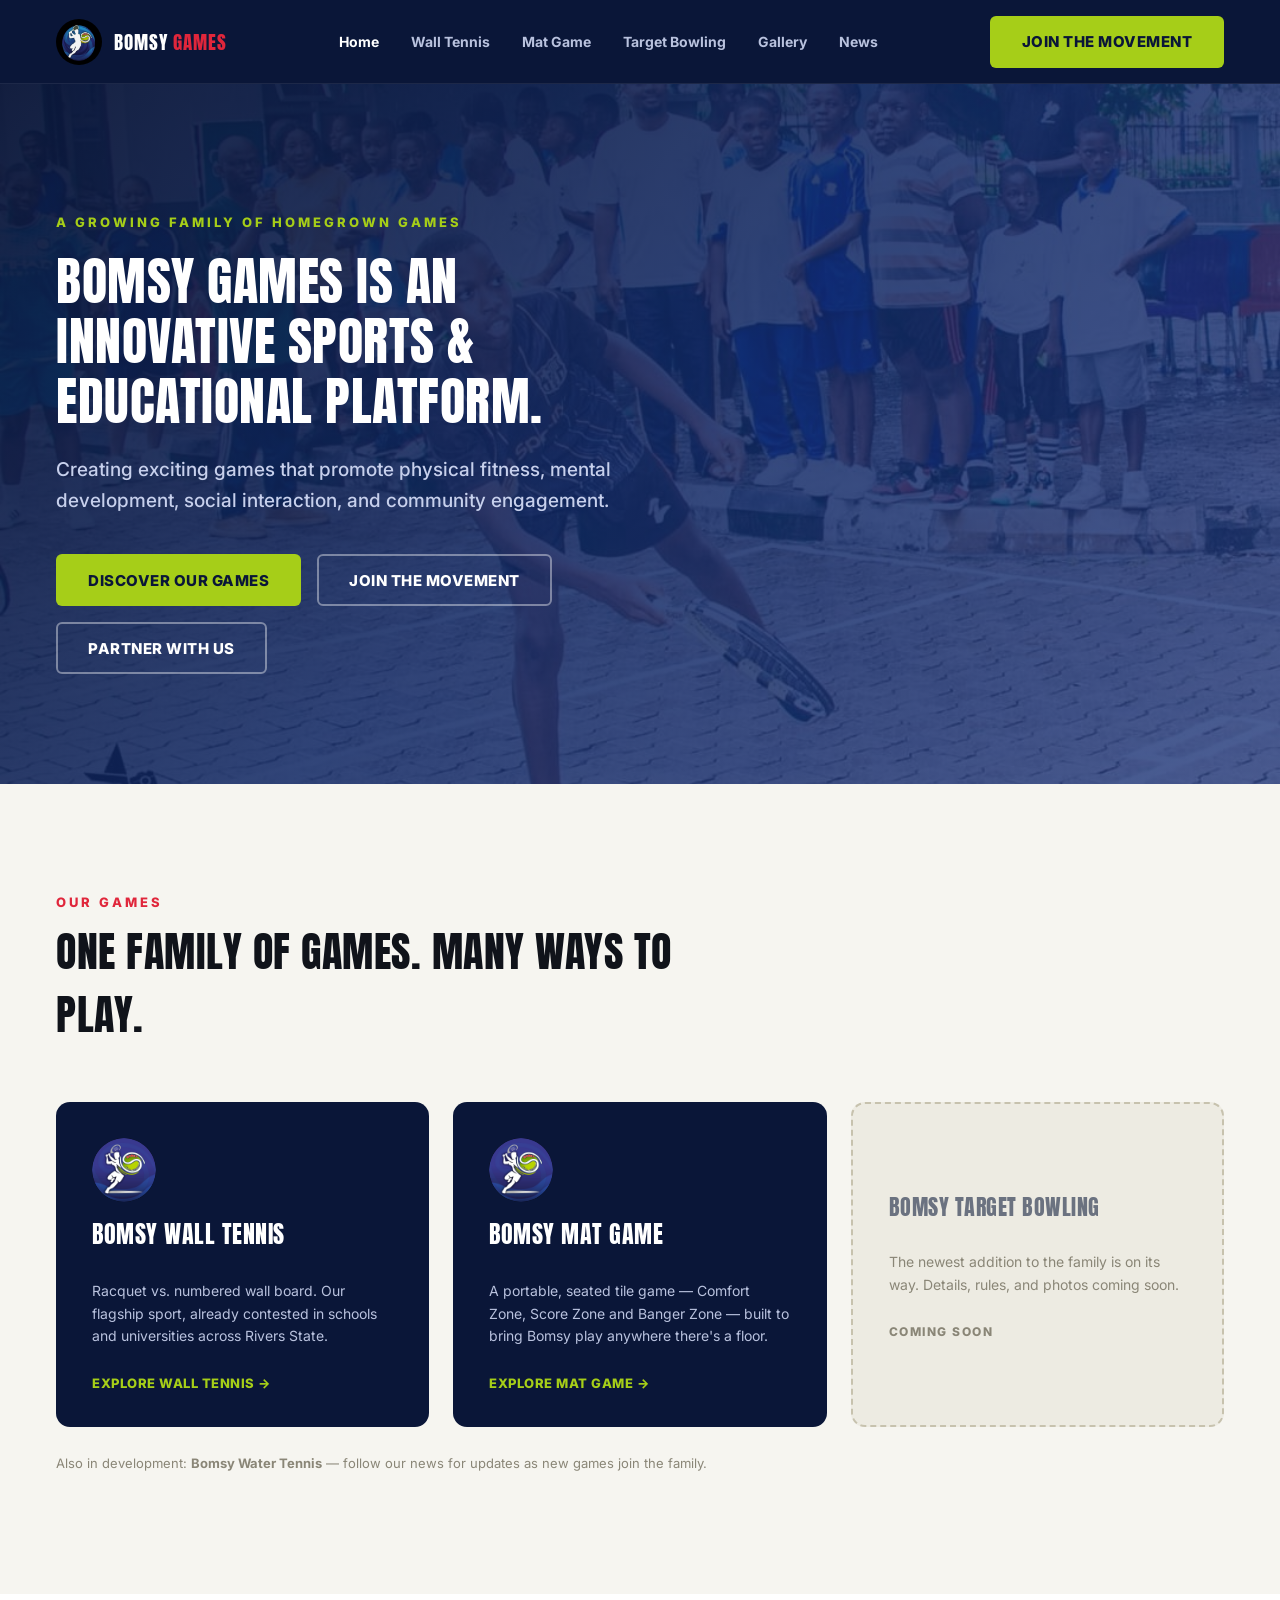
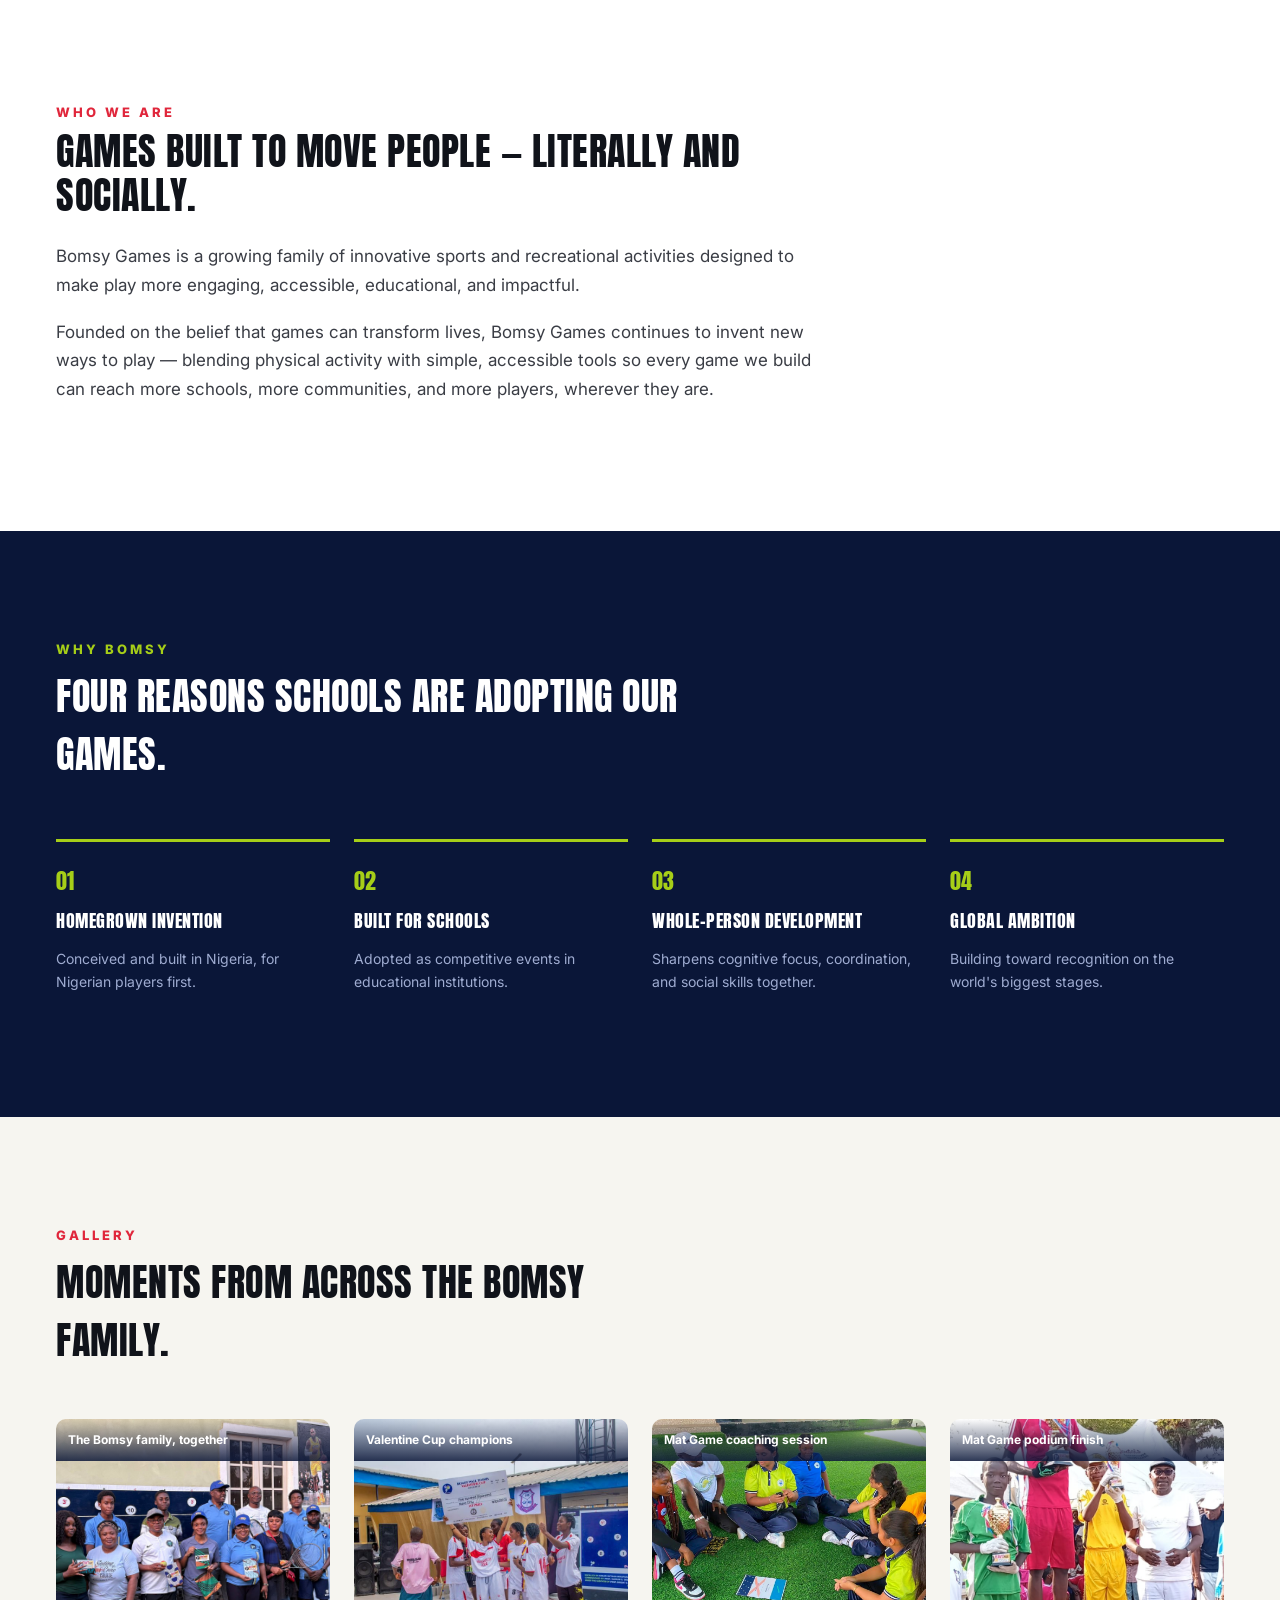
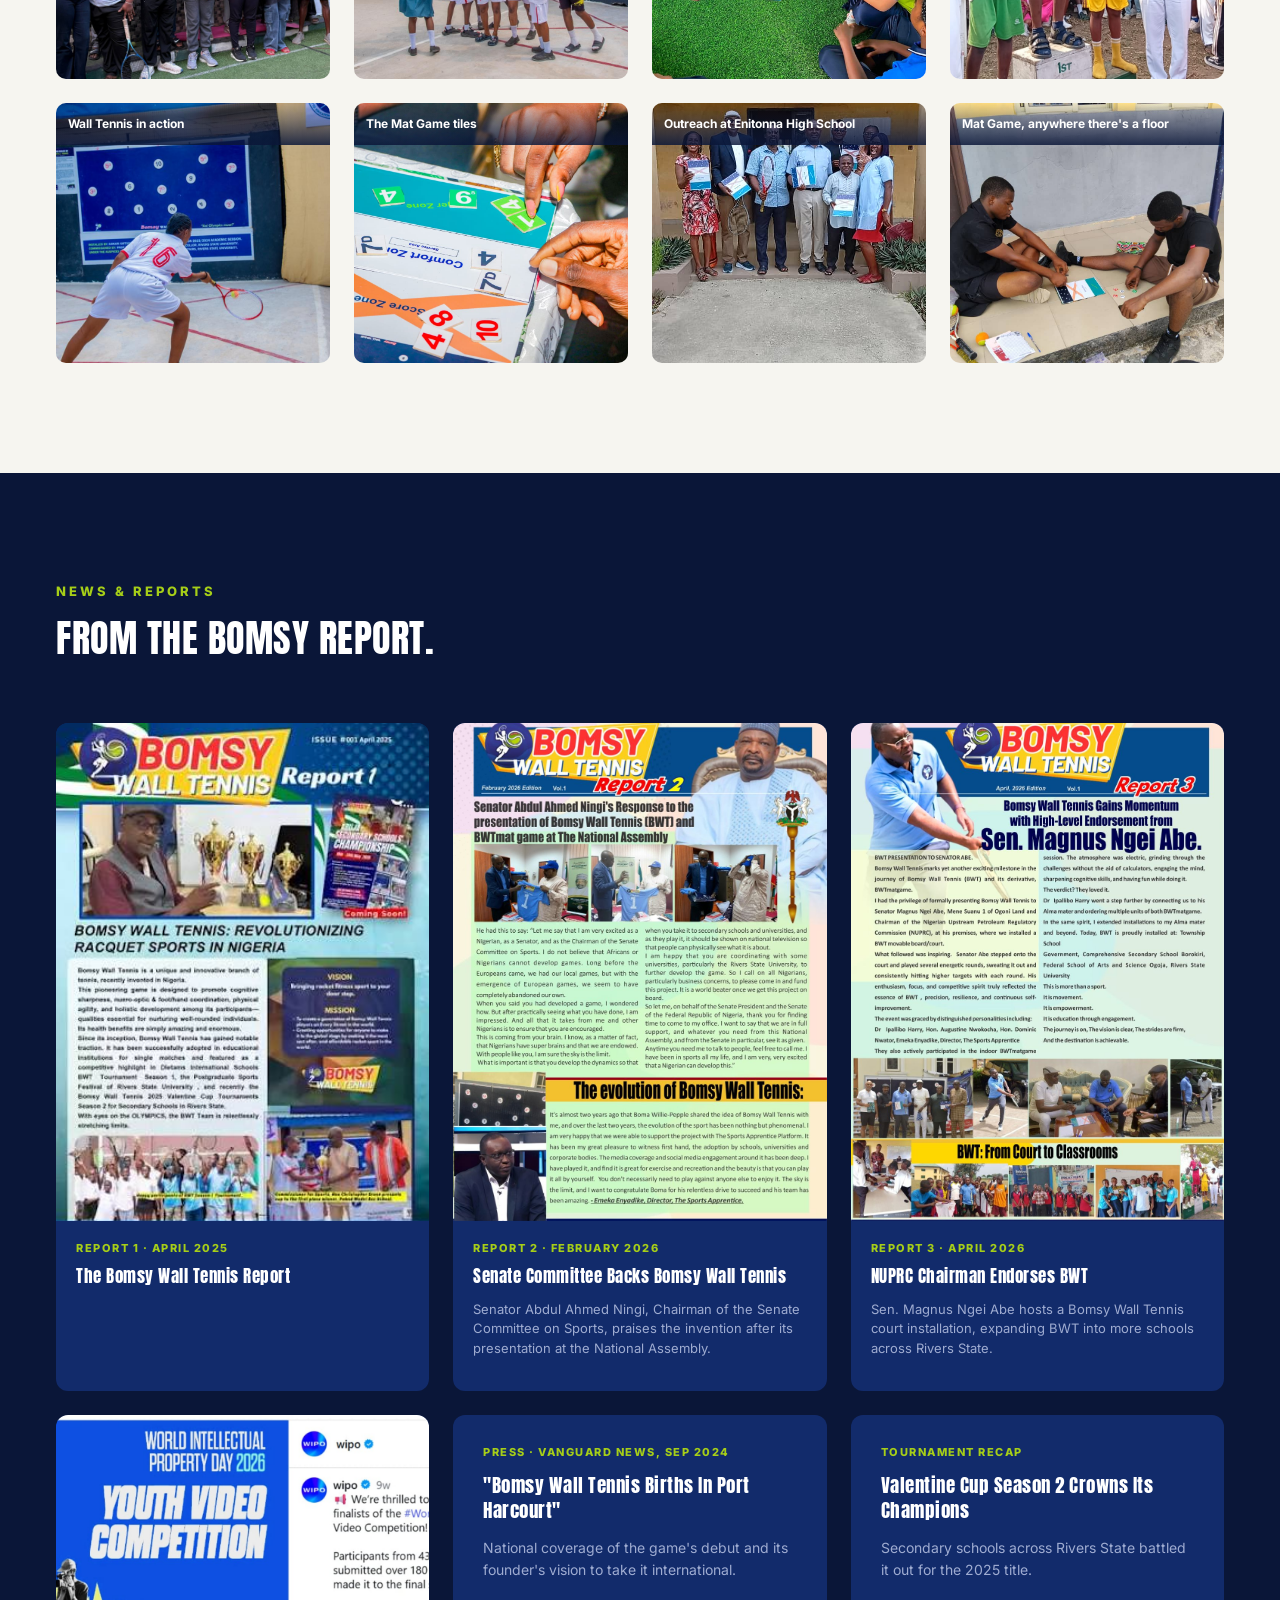
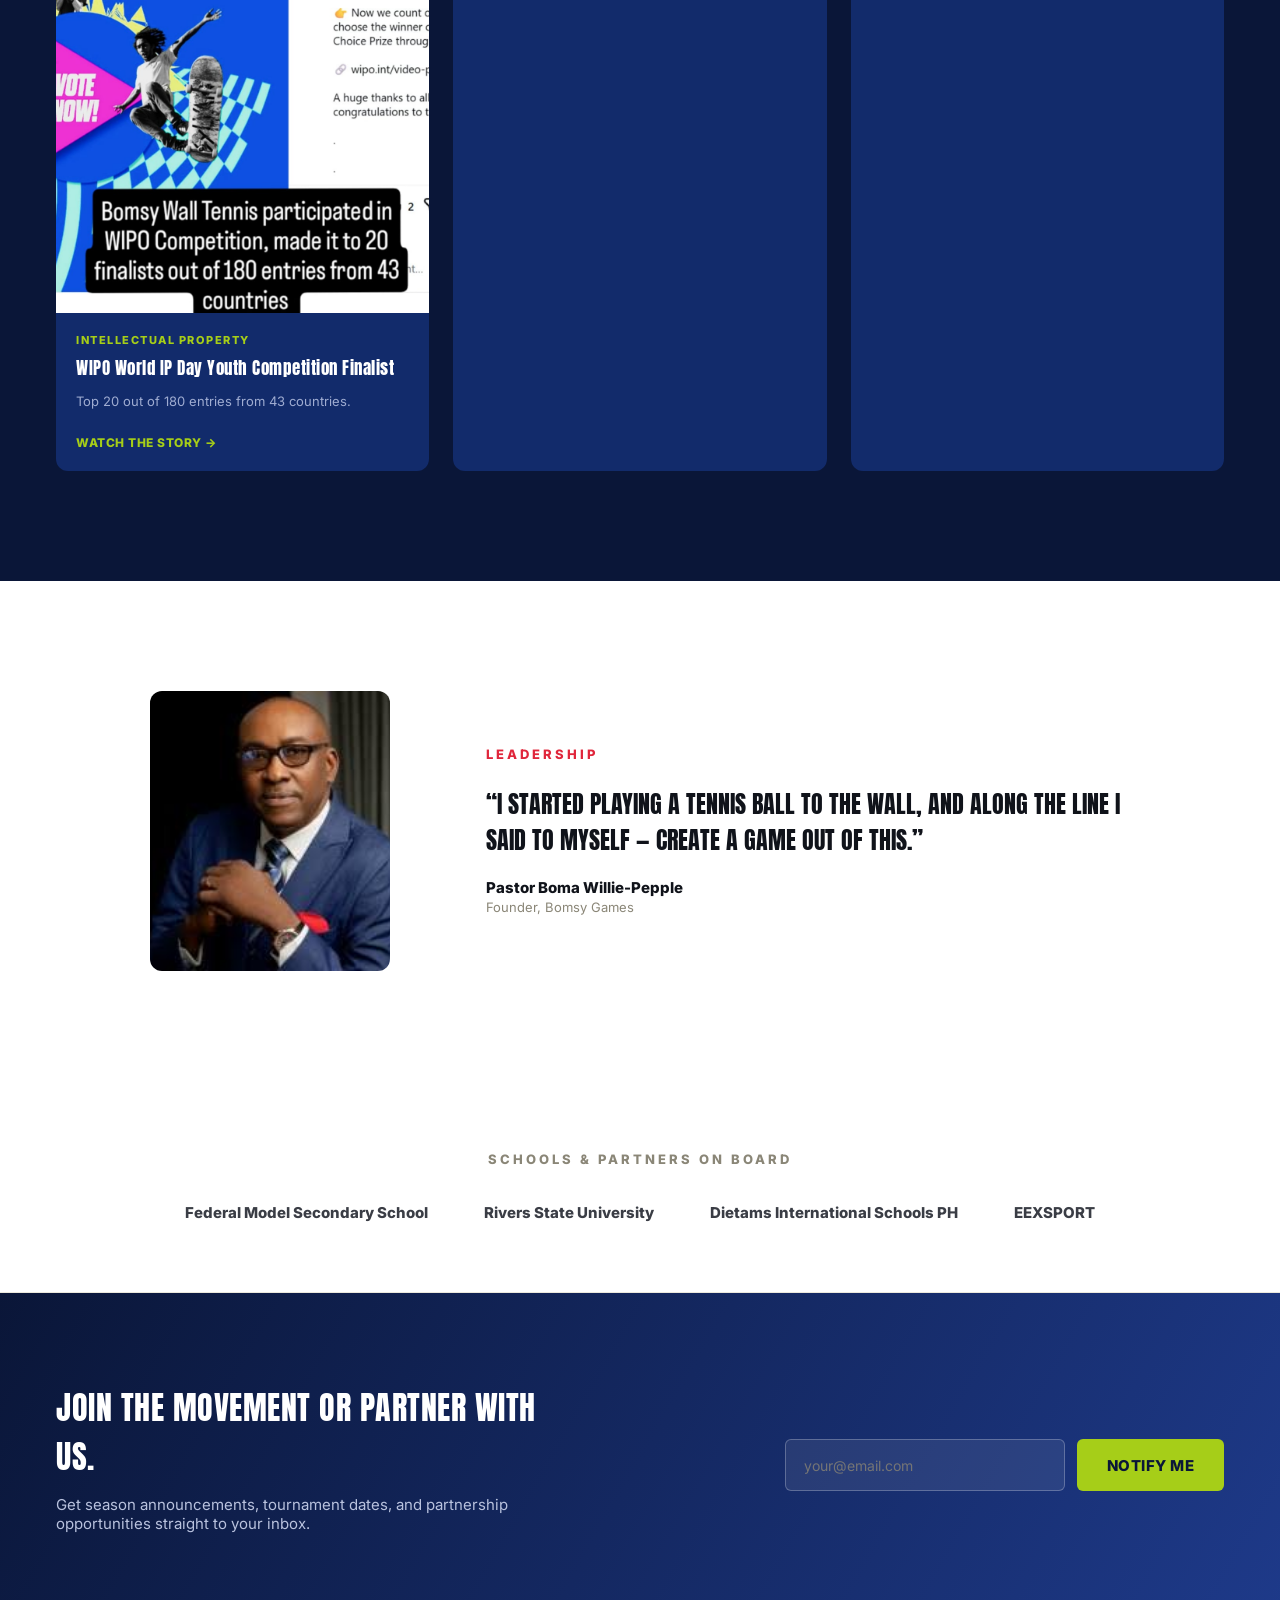
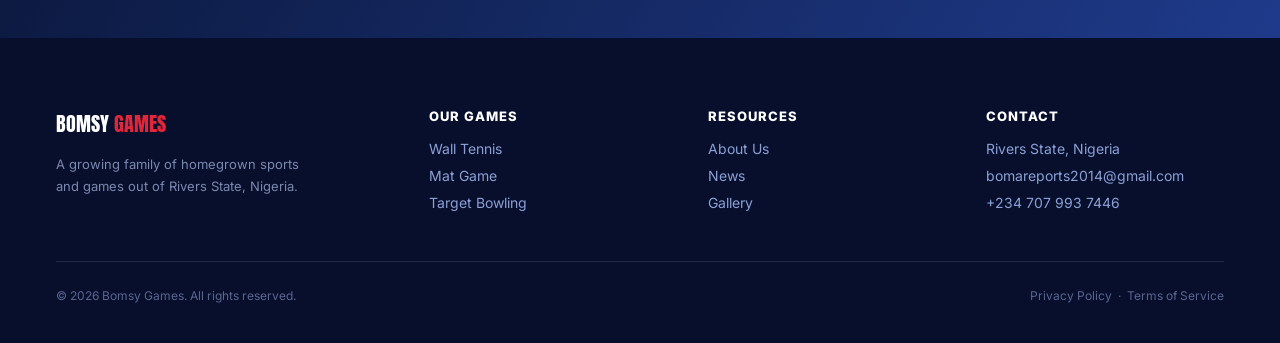
<file: index.html>
<!doctype html>
<html lang="en">
<head>
<meta charset="utf-8">
<meta name="viewport" content="width=device-width, initial-scale=1">
<title>Bomsy Games — An Innovative Sports &amp; Educational Platform</title>
<meta name="description" content="Bomsy Games is a Nigerian sports and educational platform creating games that promote physical fitness, mental development, social interaction, and community engagement — home of Bomsy Wall Tennis, Bomsy Mat Game, and more.">
<link rel="icon" href="assets/bomsy-logo-social.jpg">
<meta property="og:title" content="Bomsy Games — An Innovative Sports & Educational Platform">
<meta property="og:description" content="A growing family of homegrown games built for schools and communities across Nigeria and beyond.">
<meta property="og:image" content="assets/bomsy-logo-social.jpg">
<link rel="preconnect" href="https://fonts.googleapis.com">
<link rel="preconnect" href="https://fonts.gstatic.com" crossorigin>
<link rel="stylesheet" href="https://fonts.googleapis.com/css2?family=Anton&family=Inter:wght@400;500;600;700;800;900&display=swap">
<link rel="stylesheet" href="styles.css">
</head>
<body>

<!-- ============ NAV ============ -->
<header class="site-nav wrap" style="position:sticky; top:0; z-index:50; display:flex; align-items:center; justify-content:space-between; height:84px; background:var(--navy); border-bottom:1px solid rgba(255,255,255,0.08);">
  <div style="display:flex; align-items:center; gap:12px;">
    <img src="assets/bomsy-logo.jpeg" alt="Bomsy Games logo" width="46" height="46" style="border-radius:50%; object-fit:cover; flex-shrink:0;">
    <div style="font-family:'Anton',sans-serif; color:#FFFFFF; font-size:19px; letter-spacing:1px;">BOMSY <span style="color:var(--red)">GAMES</span></div>
  </div>
  <nav class="nav-links">
    <a class="nav-link active" href="index.html">Home</a>
    <a class="nav-link" href="wall-tennis.html">Wall Tennis</a>
    <a class="nav-link" href="mat-game.html">Mat Game</a>
    <a class="nav-link" href="target-bowling.html">Target Bowling</a>
    <a class="nav-link" href="#gallery">Gallery</a>
    <a class="nav-link" href="#news">News</a>
  </nav>
  <a class="btn btn-primary" href="#newsletter">Join the Movement</a>
</header>

<!-- ============ HERO ============ -->
<section style="position:relative; overflow:hidden; background:var(--navy);">
  <video autoplay muted loop playsinline poster="assets/wall-tennis/action-crowd-swing.jpg" style="position:absolute; inset:0; width:100%; height:100%; object-fit:cover; opacity:0.55;">
    <source src="assets/videos/home-hero.mp4" type="video/mp4">
  </video>
  <div style="position:absolute; inset:0; background:linear-gradient(135deg, rgba(10,22,56,0.92) 0%, rgba(18,43,107,0.75) 50%, rgba(30,58,138,0.6) 100%);"></div>
  <div class="wrap" style="position:relative; padding:130px 56px 110px; max-width:720px;">
    <div class="eyebrow" style="color:var(--lime); margin-bottom:22px;">A Growing Family Of Homegrown Games</div>
    <h1 style="color:#FFFFFF; font-size:52px; line-height:1.15;">BOMSY GAMES IS AN INNOVATIVE SPORTS &amp; EDUCATIONAL PLATFORM.</h1>
    <p style="color:#C7D0EC; font-size:19px; line-height:1.6; margin-top:24px; max-width:560px; font-weight:500;">Creating exciting games that promote physical fitness, mental development, social interaction, and community engagement.</p>
    <div style="display:flex; gap:16px; margin-top:38px; flex-wrap:wrap;">
      <a class="btn btn-primary" href="#our-games">Discover Our Games</a>
      <a class="btn btn-outline" href="#newsletter">Join the Movement</a>
      <a class="btn btn-outline" href="#newsletter">Partner With Us</a>
    </div>
  </div>
</section>

<!-- ============ OUR GAMES ============ -->
<section id="our-games" class="wrap" style="padding:110px 56px; background:var(--cream);">
  <div class="eyebrow" style="color:var(--red);">Our Games</div>
  <h2 style="font-size:42px; margin-top:10px; max-width:640px;">ONE FAMILY OF GAMES. MANY WAYS TO PLAY.</h2>
  <div class="grid-3" style="margin-top:56px;">

    <div class="game-card" style="background:var(--navy);">
      <img src="assets/wall-tennis/logo-badge.jpg" alt="Bomsy Wall Tennis logo" style="width:64px; height:64px; border-radius:50%; object-fit:cover;">
      <h3 style="color:#FFFFFF; font-size:24px;">BOMSY WALL TENNIS</h3>
      <p style="color:#B9C2DE; font-size:14px; line-height:1.6; flex-grow:1;">Racquet vs. numbered wall board. Our flagship sport, already contested in schools and universities across Rivers State.</p>
      <a href="wall-tennis.html" style="color:var(--lime); font-weight:800; font-size:13px; letter-spacing:0.5px; text-transform:uppercase;">Explore Wall Tennis &rarr;</a>
    </div>

    <div class="game-card" style="background:var(--navy);">
      <img src="assets/wall-tennis/logo-badge.jpg" alt="Bomsy Mat Game logo" style="width:64px; height:64px; border-radius:50%; object-fit:cover;">
      <h3 style="color:#FFFFFF; font-size:24px;">BOMSY MAT GAME</h3>
      <p style="color:#B9C2DE; font-size:14px; line-height:1.6; flex-grow:1;">A portable, seated tile game — Comfort Zone, Score Zone and Banger Zone — built to bring Bomsy play anywhere there's a floor.</p>
      <a href="mat-game.html" style="color:var(--lime); font-weight:800; font-size:13px; letter-spacing:0.5px; text-transform:uppercase;">Explore Mat Game &rarr;</a>
    </div>

    <div class="game-card" style="background:#EDEBE2; border:2px dashed #C7C2AE; justify-content:center;">
      <h3 style="font-size:22px; color:var(--muted);">BOMSY TARGET BOWLING</h3>
      <p style="color:var(--muted-dark); font-size:14px; line-height:1.6;">The newest addition to the family is on its way. Details, rules, and photos coming soon.</p>
      <div style="font-size:12px; font-weight:800; letter-spacing:1.5px; color:var(--muted-dark);">COMING SOON</div>
    </div>

  </div>
  <p style="color:var(--muted-dark); font-size:13px; margin-top:28px;">Also in development: <strong>Bomsy Water Tennis</strong> — follow our news for updates as new games join the family.</p>
</section>

<!-- ============ WHO WE ARE ============ -->
<section id="about" class="wrap" style="padding:110px 56px; background:#FFFFFF;">
  <div style="max-width:760px;">
    <div class="eyebrow" style="color:var(--red);">Who We Are</div>
    <h2 style="font-size:38px; margin-top:10px; line-height:1.15;">GAMES BUILT TO MOVE PEOPLE — LITERALLY AND SOCIALLY.</h2>
    <p style="font-size:17px; line-height:1.7; color:#3A3D45; margin-top:24px;">Bomsy Games is a growing family of innovative sports and recreational activities designed to make play more engaging, accessible, educational, and impactful.</p>
    <p style="font-size:17px; line-height:1.7; color:#3A3D45; margin-top:18px;">Founded on the belief that games can transform lives, Bomsy Games continues to invent new ways to play — blending physical activity with simple, accessible tools so every game we build can reach more schools, more communities, and more players, wherever they are.</p>
  </div>
</section>

<!-- ============ WHY BOMSY ============ -->
<section class="wrap" style="padding:110px 56px; background:var(--navy);">
  <div class="eyebrow" style="color:var(--lime);">Why Bomsy</div>
  <h2 style="font-size:38px; margin-top:10px; color:#FFFFFF; max-width:640px;">FOUR REASONS SCHOOLS ARE ADOPTING OUR GAMES.</h2>
  <div class="grid-4" style="margin-top:56px;">
    <div style="border-top:3px solid var(--lime); padding-top:22px;">
      <div style="color:var(--lime); font-family:'Anton',sans-serif; font-size:22px; margin-bottom:10px;">01</div>
      <h3 style="color:#FFFFFF; font-size:18px; margin-bottom:10px;">HOMEGROWN INVENTION</h3>
      <p style="color:#9FACD1; font-size:14px; line-height:1.6;">Conceived and built in Nigeria, for Nigerian players first.</p>
    </div>
    <div style="border-top:3px solid var(--lime); padding-top:22px;">
      <div style="color:var(--lime); font-family:'Anton',sans-serif; font-size:22px; margin-bottom:10px;">02</div>
      <h3 style="color:#FFFFFF; font-size:18px; margin-bottom:10px;">BUILT FOR SCHOOLS</h3>
      <p style="color:#9FACD1; font-size:14px; line-height:1.6;">Adopted as competitive events in educational institutions.</p>
    </div>
    <div style="border-top:3px solid var(--lime); padding-top:22px;">
      <div style="color:var(--lime); font-family:'Anton',sans-serif; font-size:22px; margin-bottom:10px;">03</div>
      <h3 style="color:#FFFFFF; font-size:18px; margin-bottom:10px;">WHOLE-PERSON DEVELOPMENT</h3>
      <p style="color:#9FACD1; font-size:14px; line-height:1.6;">Sharpens cognitive focus, coordination, and social skills together.</p>
    </div>
    <div style="border-top:3px solid var(--lime); padding-top:22px;">
      <div style="color:var(--lime); font-family:'Anton',sans-serif; font-size:22px; margin-bottom:10px;">04</div>
      <h3 style="color:#FFFFFF; font-size:18px; margin-bottom:10px;">GLOBAL AMBITION</h3>
      <p style="color:#9FACD1; font-size:14px; line-height:1.6;">Building toward recognition on the world's biggest stages.</p>
    </div>
  </div>
</section>

<!-- ============ GALLERY ============ -->
<section id="gallery" class="wrap" style="padding:110px 56px; background:var(--cream);">
  <div class="eyebrow" style="color:var(--red);">Gallery</div>
  <h2 style="font-size:38px; margin-top:10px; max-width:560px;">MOMENTS FROM ACROSS THE BOMSY FAMILY.</h2>
  <div class="grid-4" style="margin-top:50px; grid-auto-rows:260px;">
    <figure class="photo-tile">
      <img src="assets/wall-tennis/team-brand-family.jpg" alt="Bomsy Wall Tennis and Mat Game team together">
      <figcaption>The Bomsy family, together</figcaption>
    </figure>
    <figure class="photo-tile">
      <img src="assets/wall-tennis/valentine-cup-celebration.jpg" alt="Team celebrating a Valentine Cup win">
      <figcaption>Valentine Cup champions</figcaption>
    </figure>
    <figure class="photo-tile">
      <img src="assets/mat-game/coaching-circle-1.jpg" alt="Mat Game coaching session with schoolgirls">
      <figcaption>Mat Game coaching session</figcaption>
    </figure>
    <figure class="photo-tile">
      <img src="assets/mat-game/tournament-podium.jpg" alt="BWT Mat Game tournament podium">
      <figcaption>Mat Game podium finish</figcaption>
    </figure>
    <figure class="photo-tile">
      <img src="assets/wall-tennis/action-jersey16.jpg" alt="Wall Tennis player returning a shot">
      <figcaption>Wall Tennis in action</figcaption>
    </figure>
    <figure class="photo-tile">
      <img src="assets/mat-game/tiles-closeup.jpg" alt="Close-up of Mat Game numbered tiles">
      <figcaption>The Mat Game tiles</figcaption>
    </figure>
    <figure class="photo-tile">
      <img src="assets/wall-tennis/enitonna-outreach.jpg" alt="Bomsy Games outreach visit at Enitonna High School">
      <figcaption>Outreach at Enitonna High School</figcaption>
    </figure>
    <figure class="photo-tile">
      <img src="assets/mat-game/gameplay-steps.jpg" alt="Two players enjoying the Mat Game">
      <figcaption>Mat Game, anywhere there's a floor</figcaption>
    </figure>
  </div>
</section>

<!-- ============ NEWS ============ -->
<section id="news" class="wrap" style="padding:110px 56px; background:var(--navy);">
  <div class="eyebrow" style="color:var(--lime);">News &amp; Reports</div>
  <h2 style="font-size:38px; margin-top:10px; color:#FFFFFF; max-width:560px;">FROM THE BOMSY REPORT.</h2>
  <div class="grid-3" style="margin-top:56px;">
    <div style="background:var(--navy-mid); border-radius:12px; overflow:hidden;">
      <img src="assets/bomsy-report-issue-001.jpg" alt="The Bomsy Wall Tennis Report, Issue #001, April 2025" style="width:100%; aspect-ratio:3/4; object-fit:cover; display:block;">
      <div style="padding:20px;">
        <div style="font-size:11px; font-weight:800; letter-spacing:1.5px; color:var(--lime);">REPORT 1 &middot; APRIL 2025</div>
        <h3 style="color:#FFFFFF; font-size:17px; margin:10px 0 0; line-height:1.3;">The Bomsy Wall Tennis Report</h3>
      </div>
    </div>
    <div style="background:var(--navy-mid); border-radius:12px; overflow:hidden;">
      <img src="assets/wall-tennis/report-002-cover.jpg" alt="Senator Abdul Ahmed Ningi responds to the presentation of Bomsy Wall Tennis at the National Assembly" style="width:100%; aspect-ratio:3/4; object-fit:cover; display:block;">
      <div style="padding:20px;">
        <div style="font-size:11px; font-weight:800; letter-spacing:1.5px; color:var(--lime);">REPORT 2 &middot; FEBRUARY 2026</div>
        <h3 style="color:#FFFFFF; font-size:17px; margin:10px 0 8px; line-height:1.3;">Senate Committee Backs Bomsy Wall Tennis</h3>
        <p style="color:#9FACD1; font-size:13px; line-height:1.5;">Senator Abdul Ahmed Ningi, Chairman of the Senate Committee on Sports, praises the invention after its presentation at the National Assembly.</p>
      </div>
    </div>
    <div style="background:var(--navy-mid); border-radius:12px; overflow:hidden;">
      <img src="assets/wall-tennis/report-003-cover.jpg" alt="Senator Magnus Ngei Abe endorses Bomsy Wall Tennis" style="width:100%; aspect-ratio:3/4; object-fit:cover; display:block;">
      <div style="padding:20px;">
        <div style="font-size:11px; font-weight:800; letter-spacing:1.5px; color:var(--lime);">REPORT 3 &middot; APRIL 2026</div>
        <h3 style="color:#FFFFFF; font-size:17px; margin:10px 0 8px; line-height:1.3;">NUPRC Chairman Endorses BWT</h3>
        <p style="color:#9FACD1; font-size:13px; line-height:1.5;">Sen. Magnus Ngei Abe hosts a Bomsy Wall Tennis court installation, expanding BWT into more schools across Rivers State.</p>
      </div>
    </div>
    <div style="background:var(--navy-mid); border-radius:12px; overflow:hidden;">
      <img src="assets/wall-tennis/wipo-recognition.jpg" alt="WIPO World IP Day 2026 Youth Video Competition finalist announcement" style="width:100%; aspect-ratio:3/4; object-fit:cover; display:block;">
      <div style="padding:20px;">
        <div style="font-size:11px; font-weight:800; letter-spacing:1.5px; color:var(--lime);">INTELLECTUAL PROPERTY</div>
        <h3 style="color:#FFFFFF; font-size:17px; margin:10px 0 8px; line-height:1.3;">WIPO World IP Day Youth Competition Finalist</h3>
        <p style="color:#9FACD1; font-size:13px; line-height:1.5;">Top 20 out of 180 entries from 43 countries.</p>
        <a href="wall-tennis.html#press" style="display:inline-block; margin-top:10px; color:var(--lime); font-size:12px; font-weight:800; letter-spacing:0.5px; text-transform:uppercase;">Watch the story &rarr;</a>
      </div>
    </div>
    <div style="background:var(--navy-mid); border-radius:12px; padding:30px;">
      <div style="font-size:11px; font-weight:800; letter-spacing:1.5px; color:var(--lime);">PRESS &middot; VANGUARD NEWS, SEP 2024</div>
      <h3 style="color:#FFFFFF; font-size:19px; margin:14px 0 10px; line-height:1.3;">"Bomsy Wall Tennis Births In Port Harcourt"</h3>
      <p style="color:#9FACD1; font-size:14px; line-height:1.6;">National coverage of the game's debut and its founder's vision to take it international.</p>
    </div>
    <div style="background:var(--navy-mid); border-radius:12px; padding:30px;">
      <div style="font-size:11px; font-weight:800; letter-spacing:1.5px; color:var(--lime);">TOURNAMENT RECAP</div>
      <h3 style="color:#FFFFFF; font-size:19px; margin:14px 0 10px; line-height:1.3;">Valentine Cup Season 2 Crowns Its Champions</h3>
      <p style="color:#9FACD1; font-size:14px; line-height:1.6;">Secondary schools across Rivers State battled it out for the 2025 title.</p>
    </div>
  </div>
</section>

<!-- ============ LEADERSHIP ============ -->
<section class="wrap" style="padding:110px 56px; background:#FFFFFF;">
  <div class="grid-2" style="grid-template-columns: 280px minmax(0,1fr); gap:56px; align-items:center; max-width:980px; margin:0 auto;">
    <img src="assets/founder.jpg" alt="Pastor Boma Willie-Pepple, Founder of Bomsy Games" style="width:240px; height:280px; border-radius:12px; object-fit:cover; display:block;">
    <div>
      <div class="eyebrow" style="color:var(--red); margin-bottom:14px;">Leadership</div>
      <p style="font-size:24px; line-height:1.5; font-family:'Anton',sans-serif; font-weight:400; color:var(--ink); margin-bottom:20px;">&ldquo;I STARTED PLAYING A TENNIS BALL TO THE WALL, AND ALONG THE LINE I SAID TO MYSELF &mdash; CREATE A GAME OUT OF THIS.&rdquo;</p>
      <div style="font-weight:800; font-size:15px;">Pastor Boma Willie-Pepple</div>
      <div style="color:var(--muted-dark); font-size:13px; margin-top:2px;">Founder, Bomsy Games</div>
    </div>
  </div>
</section>

<!-- ============ PARTNERS ============ -->
<section class="wrap" style="padding:70px 56px; background:#FFFFFF; border-bottom:1px solid #ECE9DD;">
  <div class="eyebrow" style="color:var(--muted-dark); text-align:center; margin-bottom:36px;">Schools &amp; Partners On Board</div>
  <div style="display:flex; justify-content:center; gap:56px; flex-wrap:wrap;">
    <div style="color:#3A3D45; font-weight:800; font-size:15px;">Federal Model Secondary School</div>
    <div style="color:#3A3D45; font-weight:800; font-size:15px;">Rivers State University</div>
    <div style="color:#3A3D45; font-weight:800; font-size:15px;">Dietams International Schools PH</div>
    <div style="color:#3A3D45; font-weight:800; font-size:15px;">EEXSPORT</div>
  </div>
</section>

<!-- ============ NEWSLETTER CTA ============ -->
<section id="newsletter" class="wrap" style="padding:90px 56px; background:linear-gradient(120deg,#0A1638,#1E3A8A); display:flex; align-items:center; justify-content:space-between; gap:40px; flex-wrap:wrap;">
  <div style="max-width:520px;">
    <h2 style="font-size:32px; color:#FFFFFF;">JOIN THE MOVEMENT OR PARTNER WITH US.</h2>
    <p style="color:#B9C2DE; font-size:15px; margin-top:14px;">Get season announcements, tournament dates, and partnership opportunities straight to your inbox.</p>
  </div>
  <form style="display:flex; gap:12px; flex-wrap:wrap;" onsubmit="return false;">
    <input type="email" required placeholder="your@email.com" style="width:280px; max-width:100%; height:52px; border-radius:6px; background:rgba(255,255,255,0.08); border:1px solid rgba(255,255,255,0.25); padding:0 18px; color:#FFFFFF; font-size:14px; font-family:inherit;">
    <button type="submit" class="btn btn-primary" style="border:none; font-family:inherit;">Notify Me</button>
  </form>
</section>

<!-- ============ FOOTER ============ -->
<footer class="wrap" style="padding:70px 56px 40px; background:var(--navy-deep);">
  <div class="grid-4" style="grid-template-columns: 1.4fr 1fr 1fr 1fr; gap:40px; padding-bottom:50px; border-bottom:1px solid rgba(255,255,255,0.1);">
    <div>
      <div style="font-family:'Anton',sans-serif; color:#FFFFFF; font-size:20px; margin-bottom:14px;">BOMSY <span style="color:var(--red)">GAMES</span></div>
      <p style="color:#7C88AE; font-size:13px; line-height:1.7; max-width:260px;">A growing family of homegrown sports and games out of Rivers State, Nigeria.</p>
    </div>
    <div>
      <div style="color:#FFFFFF; font-weight:800; font-size:13px; letter-spacing:1px; margin-bottom:16px;">OUR GAMES</div>
      <div style="display:flex; flex-direction:column; gap:10px;">
        <a href="wall-tennis.html" style="color:#8CA0D6; font-size:14px;">Wall Tennis</a>
        <a href="mat-game.html" style="color:#8CA0D6; font-size:14px;">Mat Game</a>
        <a href="target-bowling.html" style="color:#8CA0D6; font-size:14px;">Target Bowling</a>
      </div>
    </div>
    <div>
      <div style="color:#FFFFFF; font-weight:800; font-size:13px; letter-spacing:1px; margin-bottom:16px;">RESOURCES</div>
      <div style="display:flex; flex-direction:column; gap:10px;">
        <a href="index.html#about" style="color:#8CA0D6; font-size:14px;">About Us</a>
        <a href="index.html#news" style="color:#8CA0D6; font-size:14px;">News</a>
        <a href="index.html#gallery" style="color:#8CA0D6; font-size:14px;">Gallery</a>
      </div>
    </div>
    <div>
      <div style="color:#FFFFFF; font-weight:800; font-size:13px; letter-spacing:1px; margin-bottom:16px;">CONTACT</div>
      <div style="display:flex; flex-direction:column; gap:10px;">
        <span style="color:#8CA0D6; font-size:14px;">Rivers State, Nigeria</span>
        <a href="mailto:bomareports2014@gmail.com" style="color:#8CA0D6; font-size:14px;">bomareports2014@gmail.com</a>
        <a href="tel:+2347079937446" style="color:#8CA0D6; font-size:14px;">+234 707 993 7446</a>
      </div>
    </div>
  </div>
  <div style="display:flex; justify-content:space-between; padding-top:26px; flex-wrap:wrap; gap:12px;">
    <span style="color:#5A6690; font-size:12px;">&copy; 2026 Bomsy Games. All rights reserved.</span>
    <span style="color:#5A6690; font-size:12px;">Privacy Policy &nbsp;&middot;&nbsp; Terms of Service</span>
  </div>
</footer>

</body>
</html>
</file>
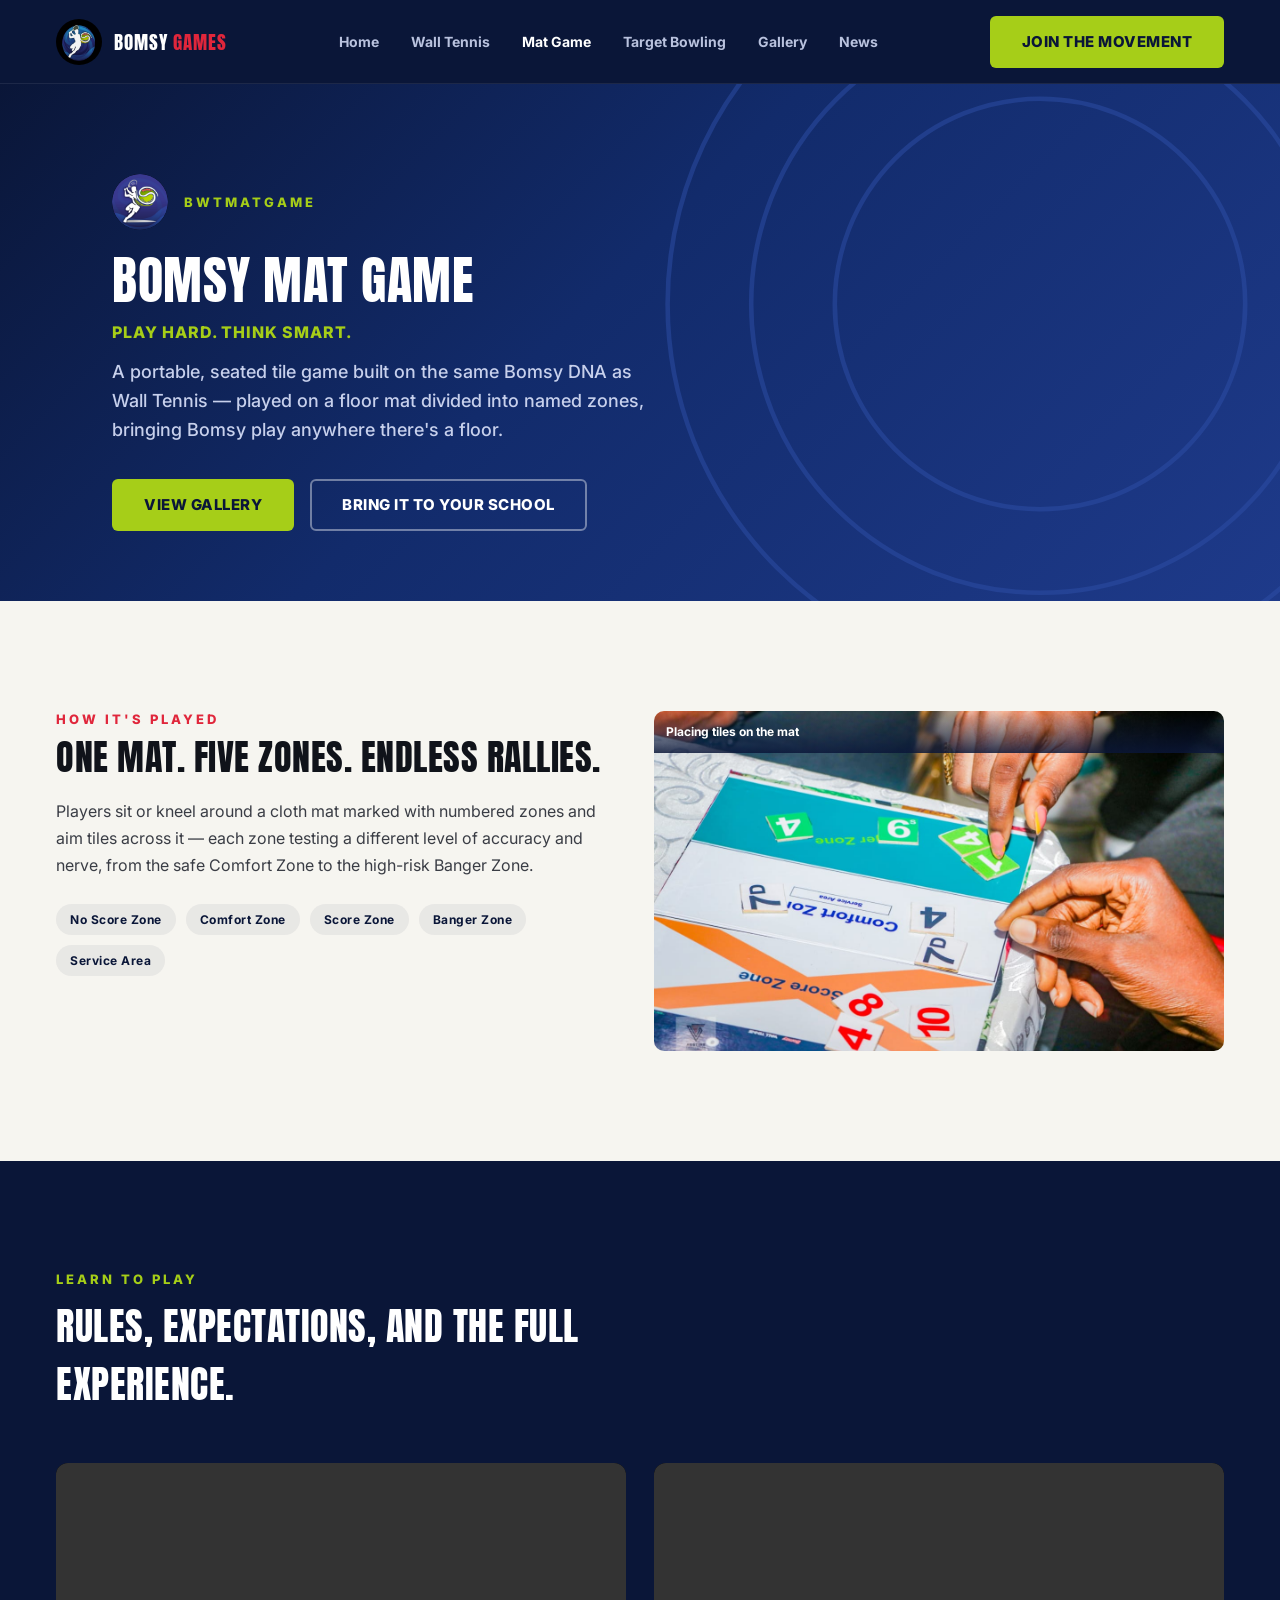
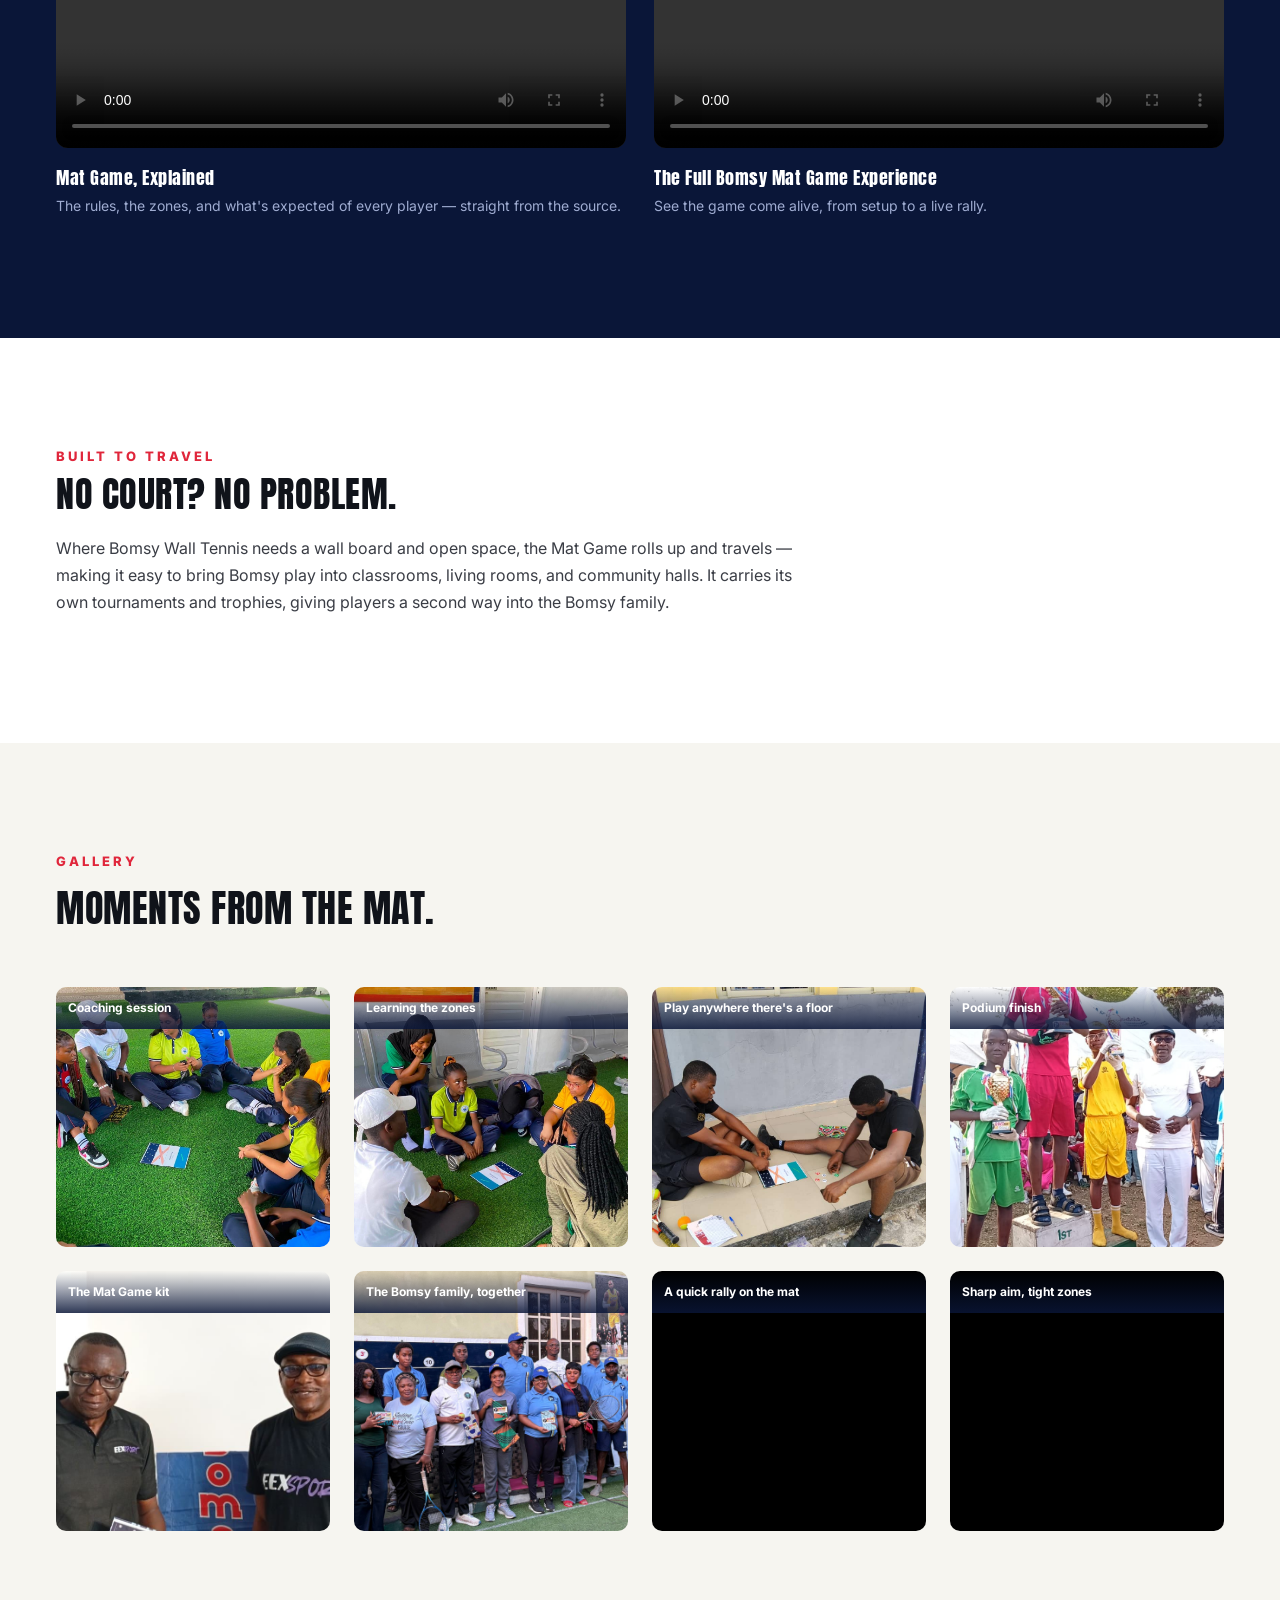
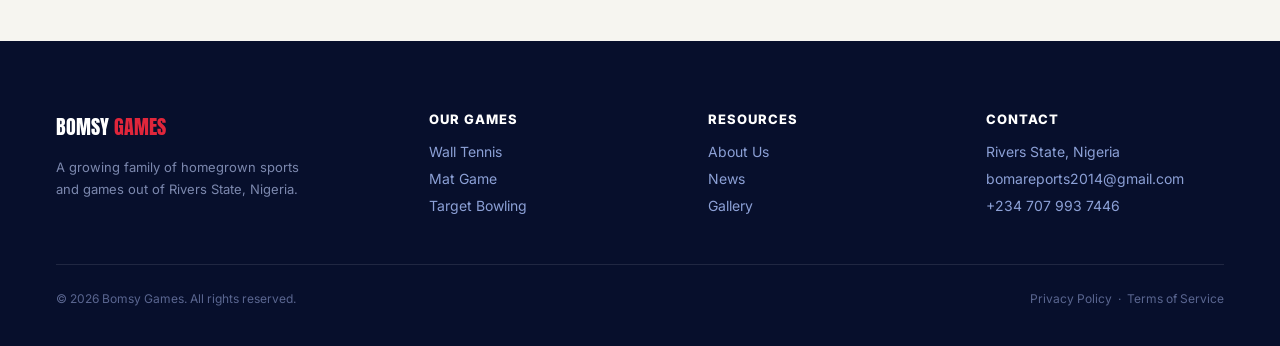
<file: mat-game.html>
<!doctype html>
<html lang="en">
<head>
<meta charset="utf-8">
<meta name="viewport" content="width=device-width, initial-scale=1">
<title>Bomsy Mat Game — Bomsy Games</title>
<meta name="description" content="Bomsy Mat Game (BWTmatGame): a portable, seated tile game from Bomsy Games — Comfort Zone, Score Zone and Banger Zone — built to bring Bomsy play anywhere there's a floor.">
<link rel="icon" href="assets/bomsy-logo-social.jpg">
<link rel="preconnect" href="https://fonts.googleapis.com">
<link rel="preconnect" href="https://fonts.gstatic.com" crossorigin>
<link rel="stylesheet" href="https://fonts.googleapis.com/css2?family=Anton&family=Inter:wght@400;500;600;700;800;900&display=swap">
<link rel="stylesheet" href="styles.css">
</head>
<body>

<!-- ============ NAV ============ -->
<header class="site-nav wrap" style="position:sticky; top:0; z-index:50; display:flex; align-items:center; justify-content:space-between; height:84px; background:var(--navy); border-bottom:1px solid rgba(255,255,255,0.08);">
  <div style="display:flex; align-items:center; gap:12px;">
    <img src="assets/bomsy-logo.jpeg" alt="Bomsy Games logo" width="46" height="46" style="border-radius:50%; object-fit:cover; flex-shrink:0;">
    <div style="font-family:'Anton',sans-serif; color:#FFFFFF; font-size:19px; letter-spacing:1px;">BOMSY <span style="color:var(--red)">GAMES</span></div>
  </div>
  <nav class="nav-links">
    <a class="nav-link" href="index.html">Home</a>
    <a class="nav-link" href="wall-tennis.html">Wall Tennis</a>
    <a class="nav-link active" href="mat-game.html">Mat Game</a>
    <a class="nav-link" href="target-bowling.html">Target Bowling</a>
    <a class="nav-link" href="index.html#gallery">Gallery</a>
    <a class="nav-link" href="index.html#news">News</a>
  </nav>
  <a class="btn btn-primary" href="index.html#newsletter">Join the Movement</a>
</header>

<!-- ============ PAGE HERO ============ -->
<section class="page-hero">
  <svg style="position:absolute; right:-140px; top:-160px; opacity:0.5;" width="760" height="760" viewBox="0 0 100 100" aria-hidden="true">
    <circle cx="50" cy="50" r="49" fill="none" stroke="#2E4FA8" stroke-width="0.6"/>
    <circle cx="50" cy="50" r="38" fill="none" stroke="#2E4FA8" stroke-width="0.6"/>
    <circle cx="50" cy="50" r="27" fill="none" stroke="#2E4FA8" stroke-width="0.6"/>
  </svg>
  <div class="wrap" style="position:relative; max-width:680px;">
    <div style="display:flex; align-items:center; gap:16px; margin-bottom:22px;">
      <img src="assets/wall-tennis/logo-badge.jpg" alt="Bomsy Mat Game logo" style="width:56px; height:56px; border-radius:50%; object-fit:cover;">
      <div class="eyebrow" style="color:var(--lime);">BWTmatGame</div>
    </div>
    <h1 style="color:#FFFFFF; font-size:52px; line-height:1.08;">BOMSY MAT GAME</h1>
    <p style="color:var(--lime); font-size:16px; font-weight:800; letter-spacing:1px; margin-top:14px; text-transform:uppercase;">Play Hard. Think Smart.</p>
    <p style="color:#C7D0EC; font-size:18px; line-height:1.6; margin-top:16px; max-width:540px; font-weight:500;">A portable, seated tile game built on the same Bomsy DNA as Wall Tennis &mdash; played on a floor mat divided into named zones, bringing Bomsy play anywhere there's a floor.</p>
    <div style="display:flex; gap:16px; margin-top:34px; flex-wrap:wrap;">
      <a class="btn btn-primary" href="#gallery">View Gallery</a>
      <a class="btn btn-outline" href="index.html#newsletter">Bring It To Your School</a>
    </div>
  </div>
</section>

<!-- ============ HOW IT'S PLAYED ============ -->
<section class="wrap" style="padding:110px 56px; background:var(--cream);">
  <div class="grid-2" style="align-items:start;">
    <div>
      <div class="eyebrow" style="color:var(--red);">How It's Played</div>
      <h2 style="font-size:36px; margin-top:10px; line-height:1.15;">ONE MAT. FIVE ZONES. ENDLESS RALLIES.</h2>
      <p style="color:#3A3D45; font-size:16px; line-height:1.7; margin-top:20px;">Players sit or kneel around a cloth mat marked with numbered zones and aim tiles across it &mdash; each zone testing a different level of accuracy and nerve, from the safe Comfort Zone to the high-risk Banger Zone.</p>
      <div style="display:flex; gap:10px; margin-top:24px; flex-wrap:wrap;">
        <div style="background:rgba(10,22,56,0.06); color:var(--navy); font-size:12px; font-weight:700; letter-spacing:0.5px; padding:8px 14px; border-radius:20px;">No Score Zone</div>
        <div style="background:rgba(10,22,56,0.06); color:var(--navy); font-size:12px; font-weight:700; letter-spacing:0.5px; padding:8px 14px; border-radius:20px;">Comfort Zone</div>
        <div style="background:rgba(10,22,56,0.06); color:var(--navy); font-size:12px; font-weight:700; letter-spacing:0.5px; padding:8px 14px; border-radius:20px;">Score Zone</div>
        <div style="background:rgba(10,22,56,0.06); color:var(--navy); font-size:12px; font-weight:700; letter-spacing:0.5px; padding:8px 14px; border-radius:20px;">Banger Zone</div>
        <div style="background:rgba(10,22,56,0.06); color:var(--navy); font-size:12px; font-weight:700; letter-spacing:0.5px; padding:8px 14px; border-radius:20px;">Service Area</div>
      </div>
    </div>
    <figure class="photo-tile" style="height:340px;">
      <img src="assets/mat-game/tiles-closeup.jpg" alt="Close-up of hands placing numbered tiles on the Bomsy Mat Game board">
      <figcaption>Placing tiles on the mat</figcaption>
    </figure>
  </div>
</section>

<!-- ============ LEARN TO PLAY ============ -->
<section class="wrap" style="padding:110px 56px; background:var(--navy);">
  <div class="eyebrow" style="color:var(--lime);">Learn To Play</div>
  <h2 style="font-size:38px; margin-top:10px; color:#FFFFFF; max-width:600px;">RULES, EXPECTATIONS, AND THE FULL EXPERIENCE.</h2>
  <div class="grid-2" style="margin-top:50px;">
    <div>
      <video controls preload="metadata" style="width:100%; border-radius:12px; display:block; background:#000;">
        <source src="assets/mat-game/videos/explain.mp4" type="video/mp4">
      </video>
      <h3 style="color:#FFFFFF; font-size:18px; margin-top:16px;">Mat Game, Explained</h3>
      <p style="color:#9FACD1; font-size:14px; margin-top:6px;">The rules, the zones, and what's expected of every player &mdash; straight from the source.</p>
    </div>
    <div>
      <video controls preload="metadata" style="width:100%; border-radius:12px; display:block; background:#000;">
        <source src="assets/mat-game/videos/overview.mp4" type="video/mp4">
      </video>
      <h3 style="color:#FFFFFF; font-size:18px; margin-top:16px;">The Full Bomsy Mat Game Experience</h3>
      <p style="color:#9FACD1; font-size:14px; margin-top:6px;">See the game come alive, from setup to a live rally.</p>
    </div>
  </div>
</section>

<!-- ============ WHY MAT GAME ============ -->
<section class="wrap" style="padding:110px 56px; background:#FFFFFF;">
  <div style="max-width:760px;">
    <div class="eyebrow" style="color:var(--red);">Built To Travel</div>
    <h2 style="font-size:36px; margin-top:10px; line-height:1.15;">NO COURT? NO PROBLEM.</h2>
    <p style="color:#3A3D45; font-size:16px; line-height:1.7; margin-top:20px;">Where Bomsy Wall Tennis needs a wall board and open space, the Mat Game rolls up and travels &mdash; making it easy to bring Bomsy play into classrooms, living rooms, and community halls. It carries its own tournaments and trophies, giving players a second way into the Bomsy family.</p>
  </div>
</section>

<!-- ============ GALLERY ============ -->
<section id="gallery" class="wrap" style="padding:110px 56px; background:var(--cream);">
  <div class="eyebrow" style="color:var(--red);">Gallery</div>
  <h2 style="font-size:38px; margin-top:10px; max-width:560px;">MOMENTS FROM THE MAT.</h2>
  <div class="grid-4" style="margin-top:50px; grid-auto-rows:260px;">
    <figure class="photo-tile">
      <img src="assets/mat-game/coaching-circle-1.jpg" alt="Mat Game coaching session with schoolgirls">
      <figcaption>Coaching session</figcaption>
    </figure>
    <figure class="photo-tile">
      <img src="assets/mat-game/coaching-circle-2.jpg" alt="Mat Game coaching session, second school">
      <figcaption>Learning the zones</figcaption>
    </figure>
    <figure class="photo-tile">
      <img src="assets/mat-game/gameplay-steps.jpg" alt="Two players enjoying the Mat Game on steps">
      <figcaption>Play anywhere there's a floor</figcaption>
    </figure>
    <figure class="photo-tile">
      <img src="assets/mat-game/tournament-podium.jpg" alt="BWT Mat Game tournament podium, top three finishers">
      <figcaption>Podium finish</figcaption>
    </figure>
    <figure class="photo-tile">
      <img src="assets/mat-game/product-showcase.jpg" alt="Bomsy Mat Game product box and branding">
      <figcaption>The Mat Game kit</figcaption>
    </figure>
    <figure class="photo-tile">
      <img src="assets/wall-tennis/team-brand-family.jpg" alt="Bomsy Wall Tennis and Mat Game team together">
      <figcaption>The Bomsy family, together</figcaption>
    </figure>
    <figure class="photo-tile" style="background:#000;">
      <video muted loop autoplay playsinline style="width:100%; height:100%; object-fit:cover; position:absolute; inset:0;">
        <source src="assets/mat-game/videos/clip-1.mp4" type="video/mp4">
      </video>
      <figcaption>A quick rally on the mat</figcaption>
    </figure>
    <figure class="photo-tile" style="background:#000;">
      <video muted loop autoplay playsinline style="width:100%; height:100%; object-fit:cover; position:absolute; inset:0;">
        <source src="assets/mat-game/videos/clip-2.mp4" type="video/mp4">
      </video>
      <figcaption>Sharp aim, tight zones</figcaption>
    </figure>
  </div>
</section>

<!-- ============ FOOTER ============ -->
<footer class="wrap" style="padding:70px 56px 40px; background:var(--navy-deep);">
  <div class="grid-4" style="grid-template-columns: 1.4fr 1fr 1fr 1fr; gap:40px; padding-bottom:50px; border-bottom:1px solid rgba(255,255,255,0.1);">
    <div>
      <div style="font-family:'Anton',sans-serif; color:#FFFFFF; font-size:20px; margin-bottom:14px;">BOMSY <span style="color:var(--red)">GAMES</span></div>
      <p style="color:#7C88AE; font-size:13px; line-height:1.7; max-width:260px;">A growing family of homegrown sports and games out of Rivers State, Nigeria.</p>
    </div>
    <div>
      <div style="color:#FFFFFF; font-weight:800; font-size:13px; letter-spacing:1px; margin-bottom:16px;">OUR GAMES</div>
      <div style="display:flex; flex-direction:column; gap:10px;">
        <a href="wall-tennis.html" style="color:#8CA0D6; font-size:14px;">Wall Tennis</a>
        <a href="mat-game.html" style="color:#8CA0D6; font-size:14px;">Mat Game</a>
        <a href="target-bowling.html" style="color:#8CA0D6; font-size:14px;">Target Bowling</a>
      </div>
    </div>
    <div>
      <div style="color:#FFFFFF; font-weight:800; font-size:13px; letter-spacing:1px; margin-bottom:16px;">RESOURCES</div>
      <div style="display:flex; flex-direction:column; gap:10px;">
        <a href="index.html#about" style="color:#8CA0D6; font-size:14px;">About Us</a>
        <a href="index.html#news" style="color:#8CA0D6; font-size:14px;">News</a>
        <a href="index.html#gallery" style="color:#8CA0D6; font-size:14px;">Gallery</a>
      </div>
    </div>
    <div>
      <div style="color:#FFFFFF; font-weight:800; font-size:13px; letter-spacing:1px; margin-bottom:16px;">CONTACT</div>
      <div style="display:flex; flex-direction:column; gap:10px;">
        <span style="color:#8CA0D6; font-size:14px;">Rivers State, Nigeria</span>
        <a href="mailto:bomareports2014@gmail.com" style="color:#8CA0D6; font-size:14px;">bomareports2014@gmail.com</a>
        <a href="tel:+2347079937446" style="color:#8CA0D6; font-size:14px;">+234 707 993 7446</a>
      </div>
    </div>
  </div>
  <div style="display:flex; justify-content:space-between; padding-top:26px; flex-wrap:wrap; gap:12px;">
    <span style="color:#5A6690; font-size:12px;">&copy; 2026 Bomsy Games. All rights reserved.</span>
    <span style="color:#5A6690; font-size:12px;">Privacy Policy &nbsp;&middot;&nbsp; Terms of Service</span>
  </div>
</footer>

</body>
</html>
</file>
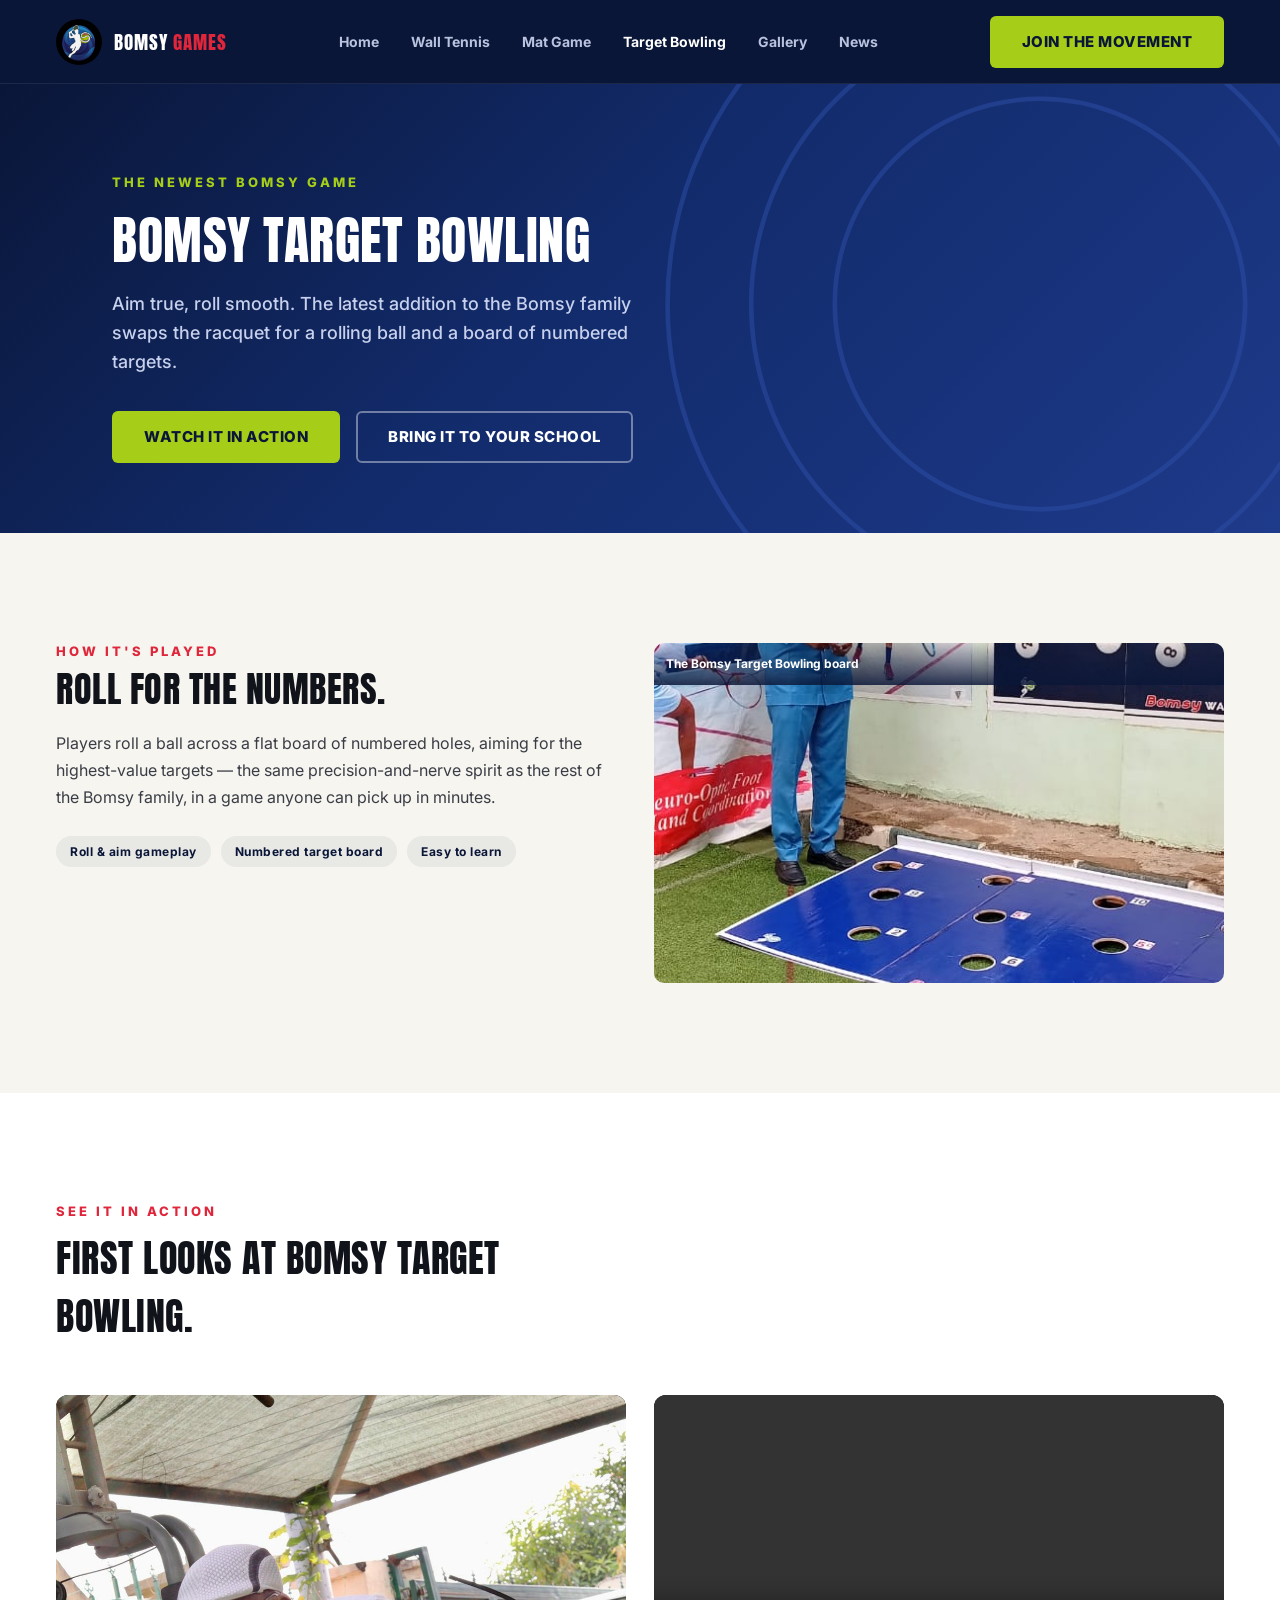
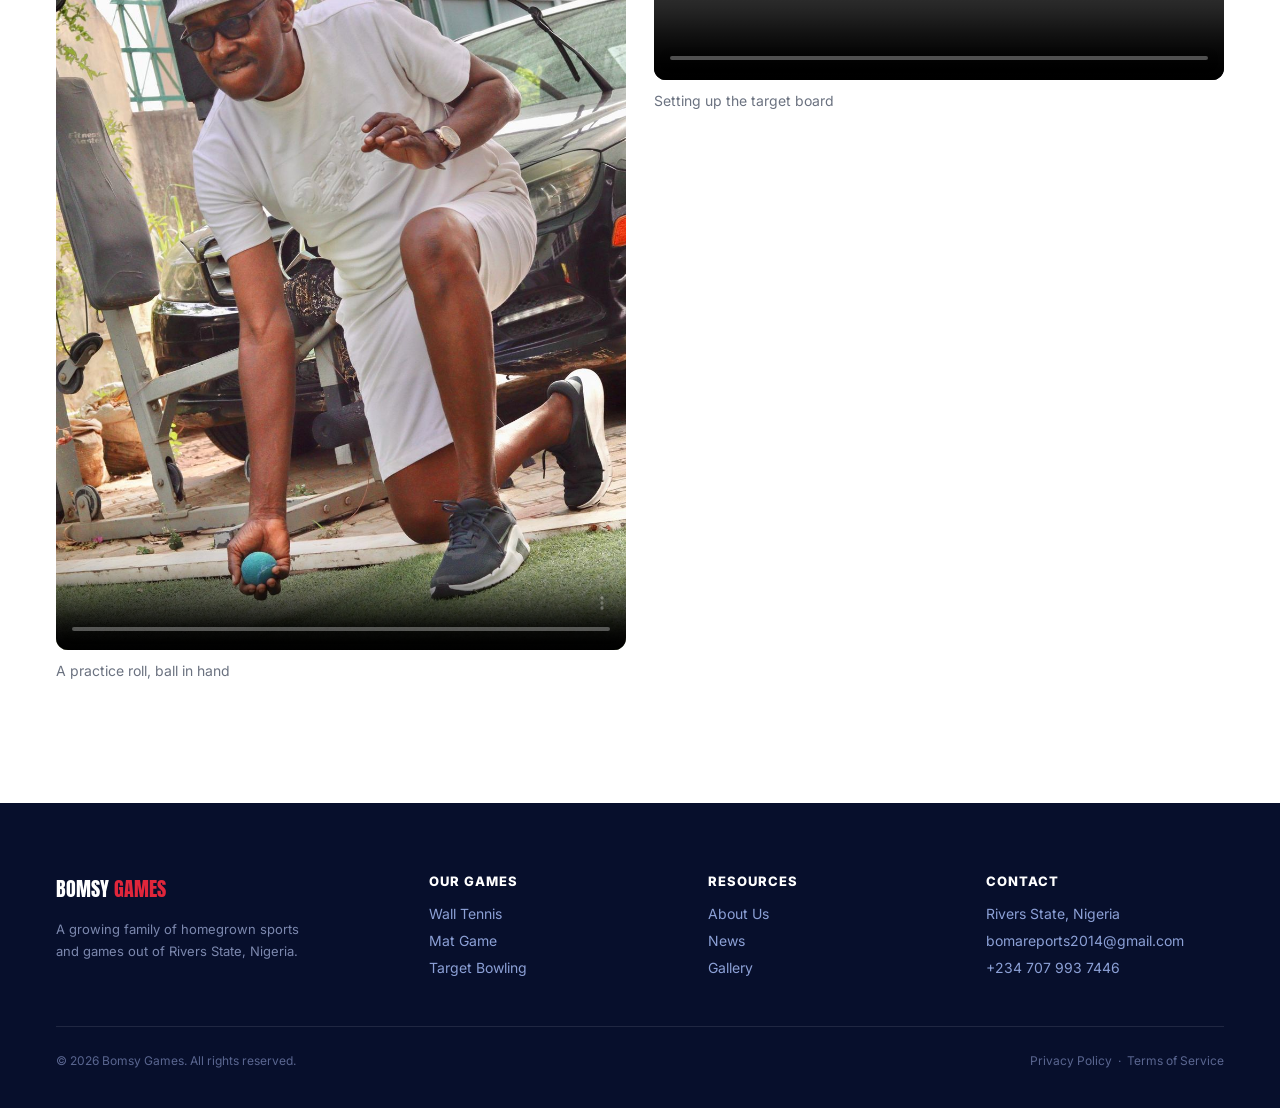
<file: target-bowling.html>
<!doctype html>
<html lang="en">
<head>
<meta charset="utf-8">
<meta name="viewport" content="width=device-width, initial-scale=1">
<title>Bomsy Target Bowling — Bomsy Games</title>
<meta name="description" content="Bomsy Target Bowling: roll for the numbered holes in the newest game from the Bomsy Games family.">
<link rel="icon" href="assets/bomsy-logo-social.jpg">
<link rel="preconnect" href="https://fonts.googleapis.com">
<link rel="preconnect" href="https://fonts.gstatic.com" crossorigin>
<link rel="stylesheet" href="https://fonts.googleapis.com/css2?family=Anton&family=Inter:wght@400;500;600;700;800;900&display=swap">
<link rel="stylesheet" href="styles.css">
</head>
<body>

<!-- ============ NAV ============ -->
<header class="site-nav wrap" style="position:sticky; top:0; z-index:50; display:flex; align-items:center; justify-content:space-between; height:84px; background:var(--navy); border-bottom:1px solid rgba(255,255,255,0.08);">
  <div style="display:flex; align-items:center; gap:12px;">
    <img src="assets/bomsy-logo.jpeg" alt="Bomsy Games logo" width="46" height="46" style="border-radius:50%; object-fit:cover; flex-shrink:0;">
    <div style="font-family:'Anton',sans-serif; color:#FFFFFF; font-size:19px; letter-spacing:1px;">BOMSY <span style="color:var(--red)">GAMES</span></div>
  </div>
  <nav class="nav-links">
    <a class="nav-link" href="index.html">Home</a>
    <a class="nav-link" href="wall-tennis.html">Wall Tennis</a>
    <a class="nav-link" href="mat-game.html">Mat Game</a>
    <a class="nav-link active" href="target-bowling.html">Target Bowling</a>
    <a class="nav-link" href="index.html#gallery">Gallery</a>
    <a class="nav-link" href="index.html#news">News</a>
  </nav>
  <a class="btn btn-primary" href="index.html#newsletter">Join the Movement</a>
</header>

<!-- ============ PAGE HERO ============ -->
<section class="page-hero">
  <svg style="position:absolute; right:-140px; top:-160px; opacity:0.5;" width="760" height="760" viewBox="0 0 100 100" aria-hidden="true">
    <circle cx="50" cy="50" r="49" fill="none" stroke="#2E4FA8" stroke-width="0.6"/>
    <circle cx="50" cy="50" r="38" fill="none" stroke="#2E4FA8" stroke-width="0.6"/>
    <circle cx="50" cy="50" r="27" fill="none" stroke="#2E4FA8" stroke-width="0.6"/>
  </svg>
  <div class="wrap" style="position:relative; max-width:680px;">
    <div class="eyebrow" style="color:var(--lime); margin-bottom:22px;">The Newest Bomsy Game</div>
    <h1 style="color:#FFFFFF; font-size:52px; line-height:1.08;">BOMSY TARGET BOWLING</h1>
    <p style="color:#C7D0EC; font-size:18px; line-height:1.6; margin-top:22px; max-width:540px; font-weight:500;">Aim true, roll smooth. The latest addition to the Bomsy family swaps the racquet for a rolling ball and a board of numbered targets.</p>
    <div style="display:flex; gap:16px; margin-top:34px; flex-wrap:wrap;">
      <a class="btn btn-primary" href="#watch">Watch It In Action</a>
      <a class="btn btn-outline" href="index.html#newsletter">Bring It To Your School</a>
    </div>
  </div>
</section>

<!-- ============ HOW IT'S PLAYED ============ -->
<section class="wrap" style="padding:110px 56px; background:var(--cream);">
  <div class="grid-2" style="align-items:start;">
    <div>
      <div class="eyebrow" style="color:var(--red);">How It's Played</div>
      <h2 style="font-size:36px; margin-top:10px; line-height:1.15;">ROLL FOR THE NUMBERS.</h2>
      <p style="color:#3A3D45; font-size:16px; line-height:1.7; margin-top:20px;">Players roll a ball across a flat board of numbered holes, aiming for the highest-value targets &mdash; the same precision-and-nerve spirit as the rest of the Bomsy family, in a game anyone can pick up in minutes.</p>
      <div style="display:flex; gap:10px; margin-top:24px; flex-wrap:wrap;">
        <div style="background:rgba(10,22,56,0.06); color:var(--navy); font-size:12px; font-weight:700; letter-spacing:0.5px; padding:8px 14px; border-radius:20px;">Roll &amp; aim gameplay</div>
        <div style="background:rgba(10,22,56,0.06); color:var(--navy); font-size:12px; font-weight:700; letter-spacing:0.5px; padding:8px 14px; border-radius:20px;">Numbered target board</div>
        <div style="background:rgba(10,22,56,0.06); color:var(--navy); font-size:12px; font-weight:700; letter-spacing:0.5px; padding:8px 14px; border-radius:20px;">Easy to learn</div>
      </div>
    </div>
    <figure class="photo-tile" style="height:340px;">
      <img src="assets/target-bowling/board-setup.jpg" alt="The Bomsy Target Bowling board set up on turf, numbered holes visible">
      <figcaption>The Bomsy Target Bowling board</figcaption>
    </figure>
  </div>
</section>

<!-- ============ WATCH ============ -->
<section id="watch" class="wrap" style="padding:110px 56px; background:#FFFFFF;">
  <div class="eyebrow" style="color:var(--red);">See It In Action</div>
  <h2 style="font-size:38px; margin-top:10px; max-width:560px;">FIRST LOOKS AT BOMSY TARGET BOWLING.</h2>
  <div class="grid-2" style="margin-top:50px;">
    <div>
      <video controls preload="metadata" poster="assets/target-bowling/practice-ball.jpg" style="width:100%; border-radius:12px; display:block; background:#000;">
        <source src="assets/target-bowling/videos/demo-1.mp4" type="video/mp4">
      </video>
      <p style="color:var(--muted); font-size:14px; margin-top:12px;">A practice roll, ball in hand</p>
    </div>
    <div>
      <video controls preload="metadata" style="width:100%; border-radius:12px; display:block; background:#000;">
        <source src="assets/target-bowling/videos/demo-2.mp4" type="video/mp4">
      </video>
      <p style="color:var(--muted); font-size:14px; margin-top:12px;">Setting up the target board</p>
    </div>
  </div>
</section>

<!-- ============ FOOTER ============ -->
<footer class="wrap" style="padding:70px 56px 40px; background:var(--navy-deep);">
  <div class="grid-4" style="grid-template-columns: 1.4fr 1fr 1fr 1fr; gap:40px; padding-bottom:50px; border-bottom:1px solid rgba(255,255,255,0.1);">
    <div>
      <div style="font-family:'Anton',sans-serif; color:#FFFFFF; font-size:20px; margin-bottom:14px;">BOMSY <span style="color:var(--red)">GAMES</span></div>
      <p style="color:#7C88AE; font-size:13px; line-height:1.7; max-width:260px;">A growing family of homegrown sports and games out of Rivers State, Nigeria.</p>
    </div>
    <div>
      <div style="color:#FFFFFF; font-weight:800; font-size:13px; letter-spacing:1px; margin-bottom:16px;">OUR GAMES</div>
      <div style="display:flex; flex-direction:column; gap:10px;">
        <a href="wall-tennis.html" style="color:#8CA0D6; font-size:14px;">Wall Tennis</a>
        <a href="mat-game.html" style="color:#8CA0D6; font-size:14px;">Mat Game</a>
        <a href="target-bowling.html" style="color:#8CA0D6; font-size:14px;">Target Bowling</a>
      </div>
    </div>
    <div>
      <div style="color:#FFFFFF; font-weight:800; font-size:13px; letter-spacing:1px; margin-bottom:16px;">RESOURCES</div>
      <div style="display:flex; flex-direction:column; gap:10px;">
        <a href="index.html#about" style="color:#8CA0D6; font-size:14px;">About Us</a>
        <a href="index.html#news" style="color:#8CA0D6; font-size:14px;">News</a>
        <a href="index.html#gallery" style="color:#8CA0D6; font-size:14px;">Gallery</a>
      </div>
    </div>
    <div>
      <div style="color:#FFFFFF; font-weight:800; font-size:13px; letter-spacing:1px; margin-bottom:16px;">CONTACT</div>
      <div style="display:flex; flex-direction:column; gap:10px;">
        <span style="color:#8CA0D6; font-size:14px;">Rivers State, Nigeria</span>
        <a href="mailto:bomareports2014@gmail.com" style="color:#8CA0D6; font-size:14px;">bomareports2014@gmail.com</a>
        <a href="tel:+2347079937446" style="color:#8CA0D6; font-size:14px;">+234 707 993 7446</a>
      </div>
    </div>
  </div>
  <div style="display:flex; justify-content:space-between; padding-top:26px; flex-wrap:wrap; gap:12px;">
    <span style="color:#5A6690; font-size:12px;">&copy; 2026 Bomsy Games. All rights reserved.</span>
    <span style="color:#5A6690; font-size:12px;">Privacy Policy &nbsp;&middot;&nbsp; Terms of Service</span>
  </div>
</footer>

</body>
</html>
</file>
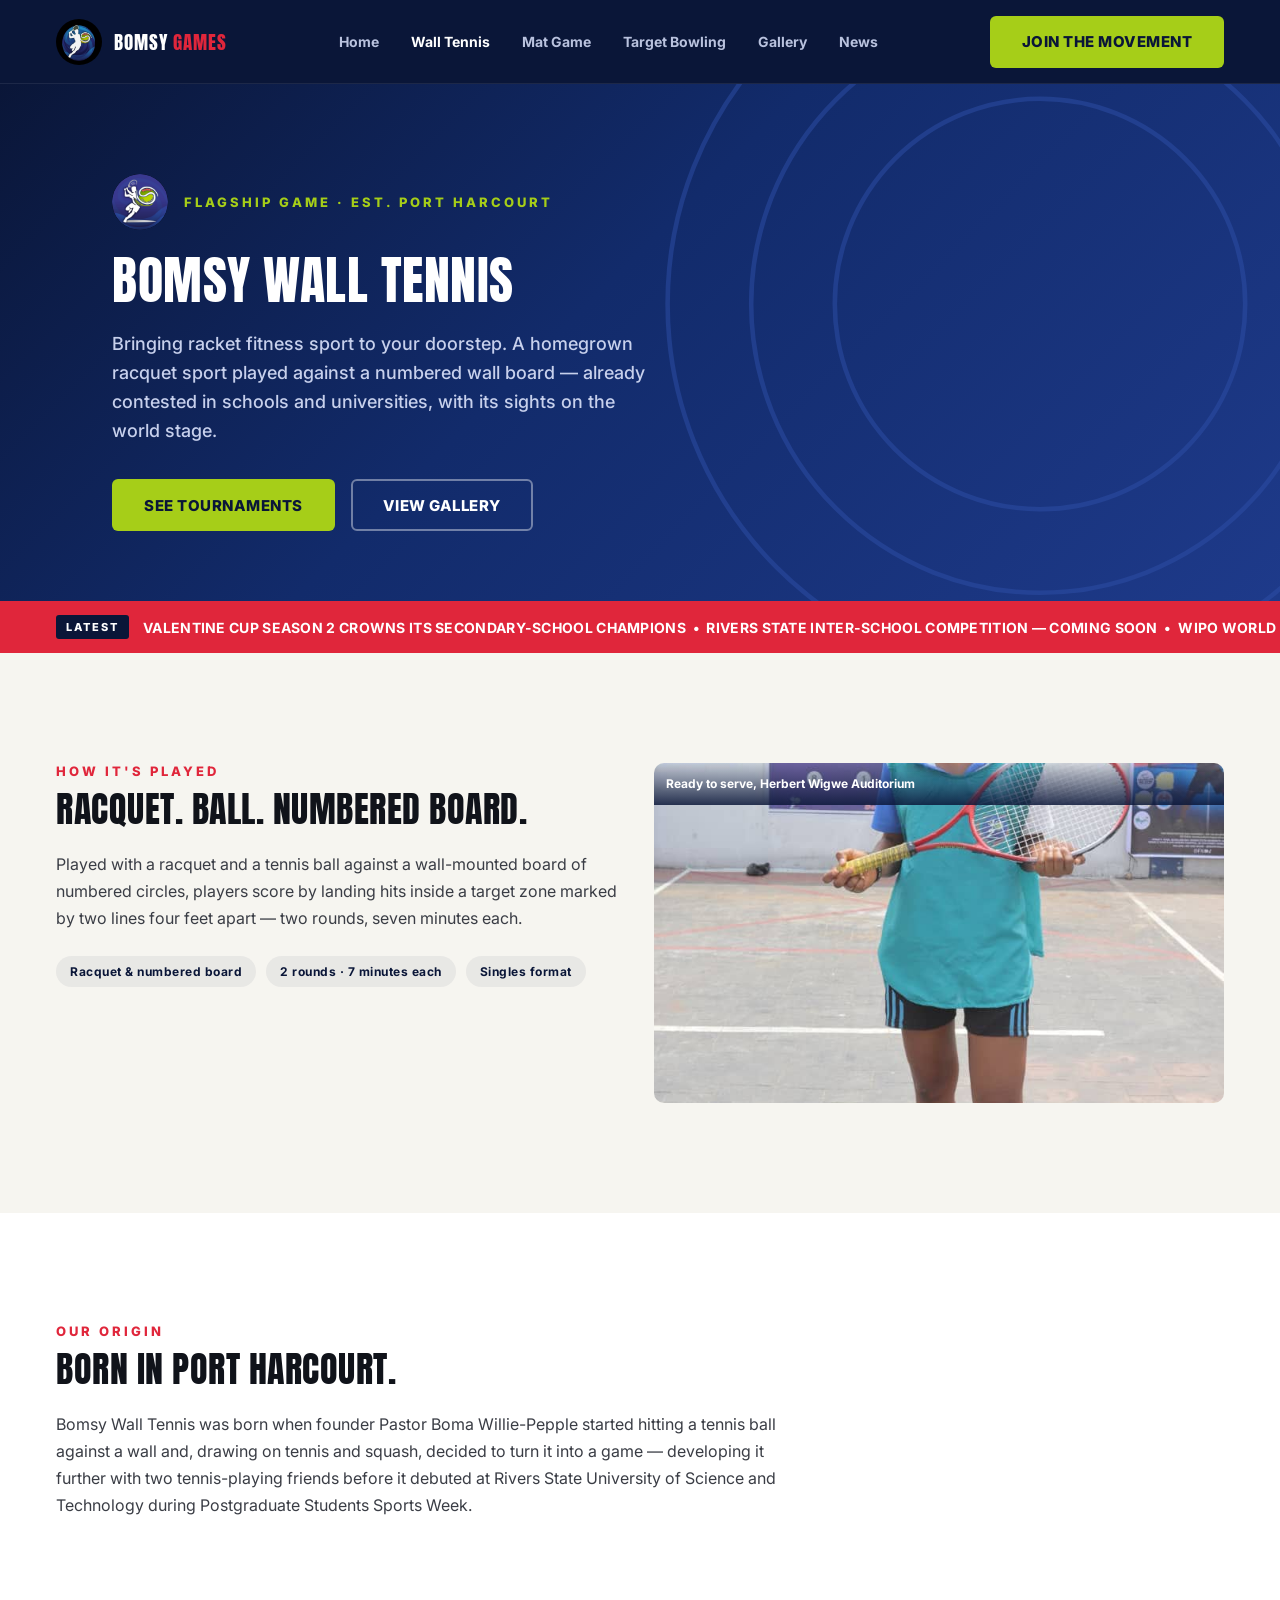
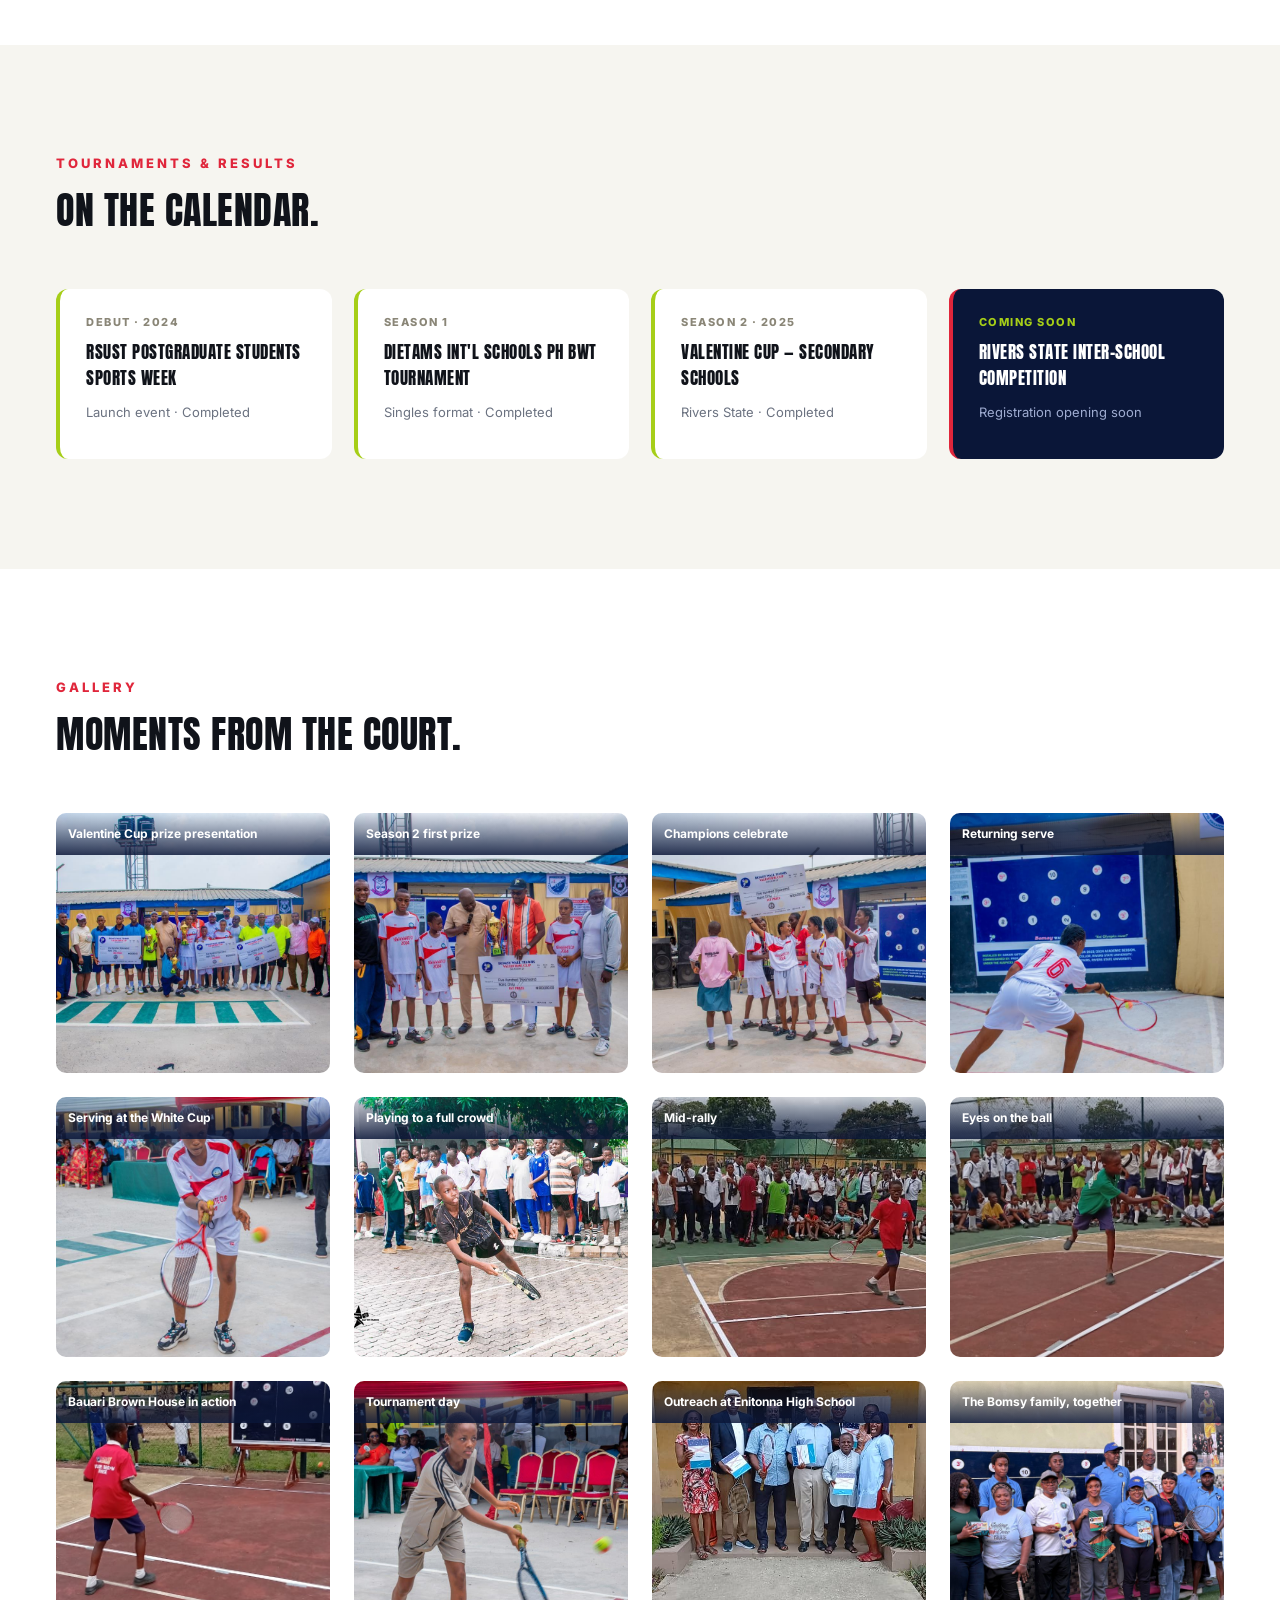
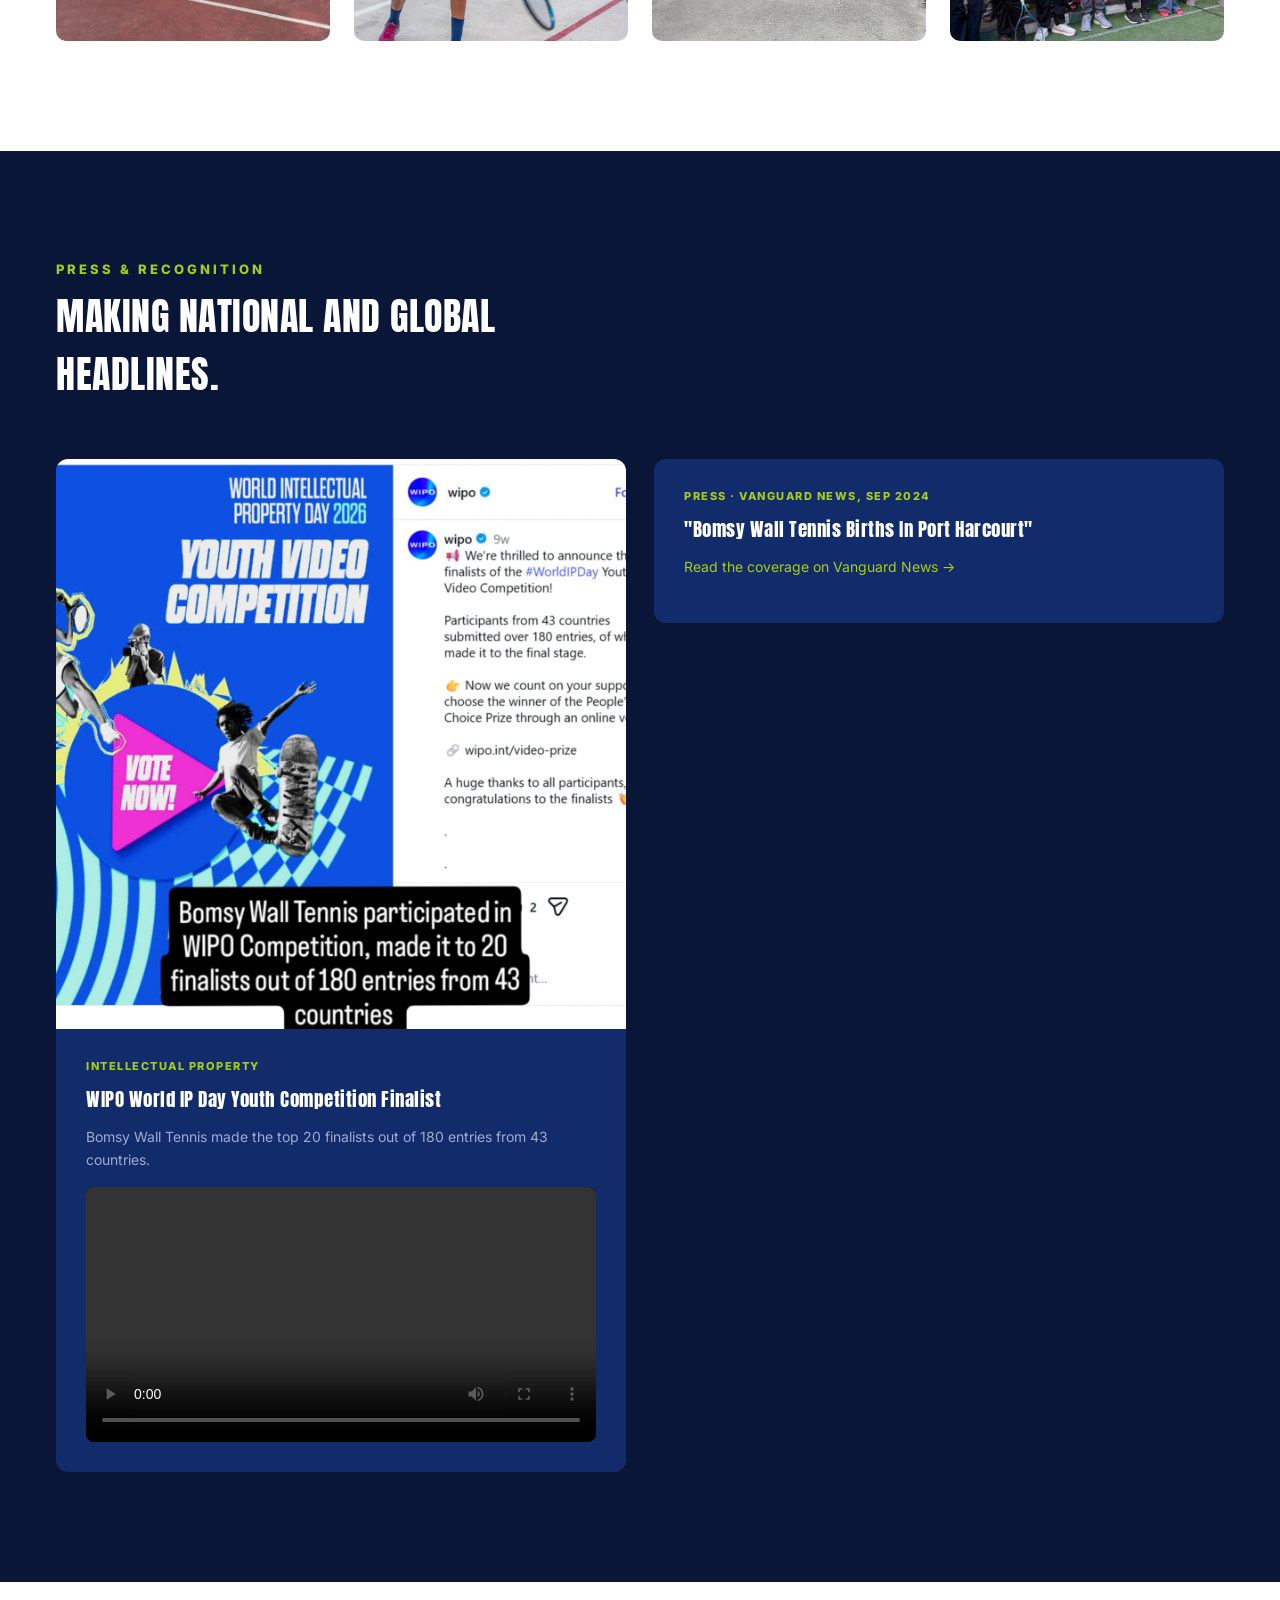
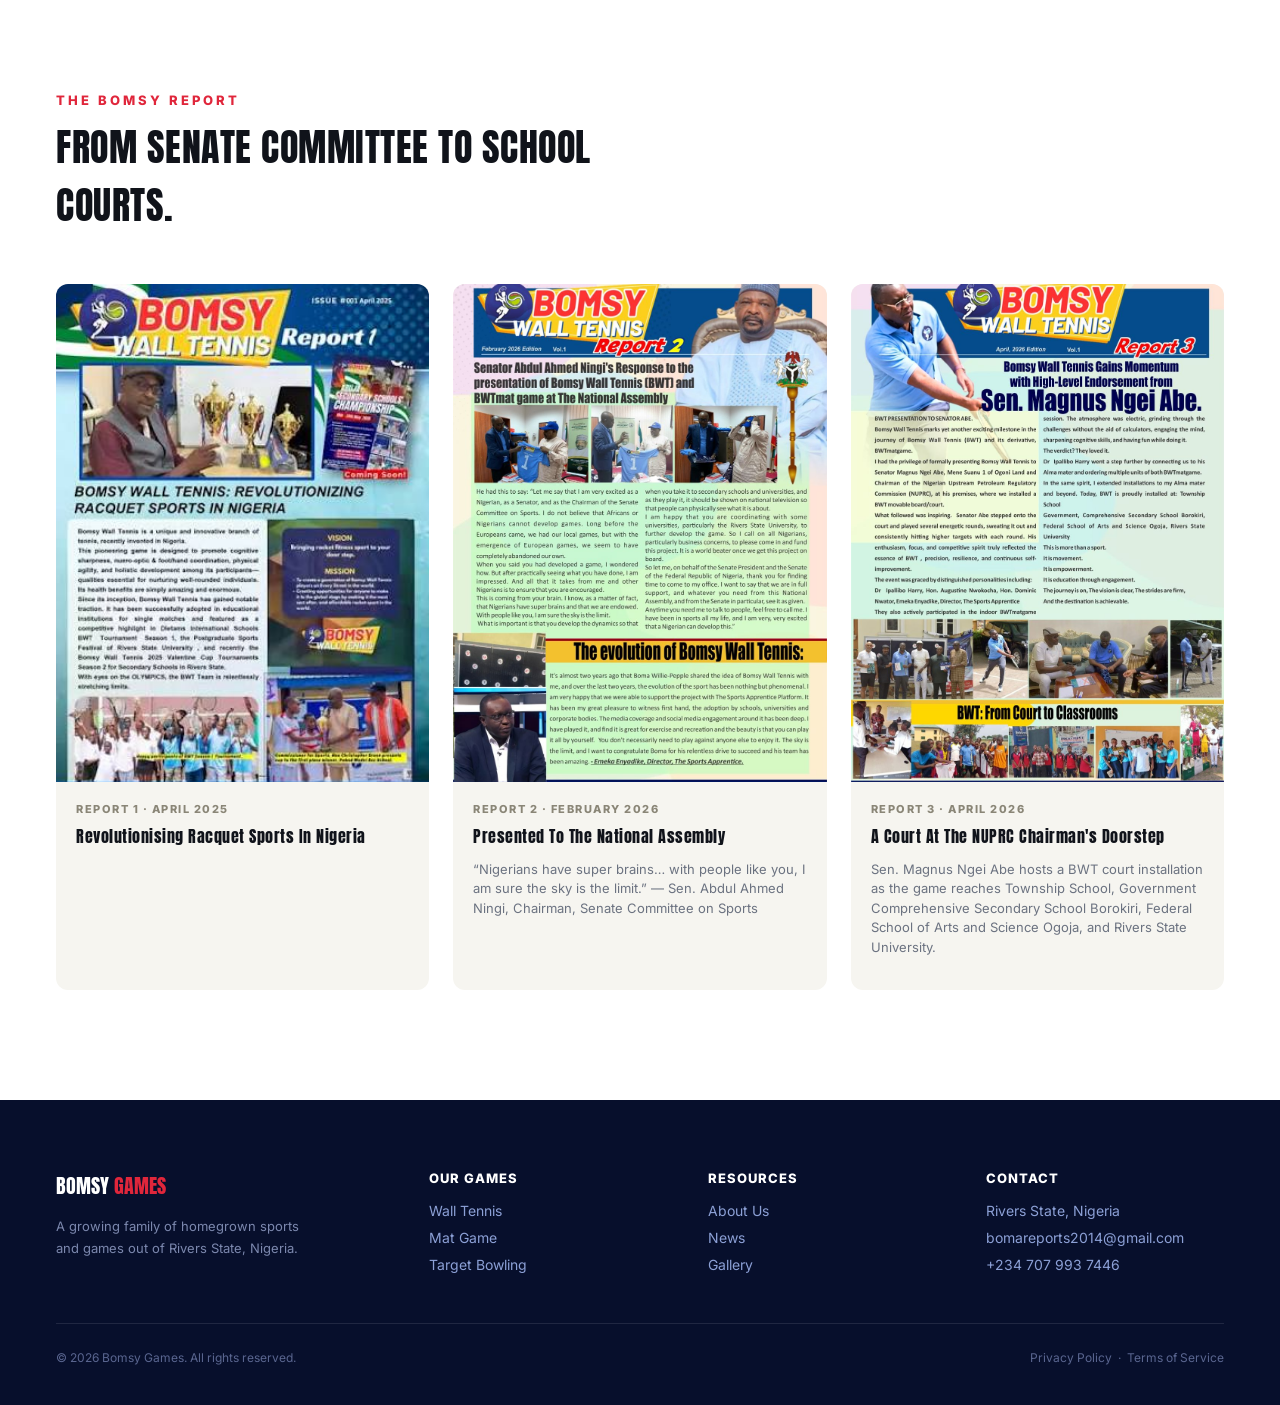
<file: wall-tennis.html>
<!doctype html>
<html lang="en">
<head>
<meta charset="utf-8">
<meta name="viewport" content="width=device-width, initial-scale=1">
<title>Bomsy Wall Tennis — Bomsy Games</title>
<meta name="description" content="Bomsy Wall Tennis: a homegrown racquet sport played against a numbered wall board, invented in Port Harcourt, Nigeria and contested in schools and universities across Rivers State.">
<link rel="icon" href="assets/bomsy-logo-social.jpg">
<link rel="preconnect" href="https://fonts.googleapis.com">
<link rel="preconnect" href="https://fonts.gstatic.com" crossorigin>
<link rel="stylesheet" href="https://fonts.googleapis.com/css2?family=Anton&family=Inter:wght@400;500;600;700;800;900&display=swap">
<link rel="stylesheet" href="styles.css">
</head>
<body>

<!-- ============ NAV ============ -->
<header class="site-nav wrap" style="position:sticky; top:0; z-index:50; display:flex; align-items:center; justify-content:space-between; height:84px; background:var(--navy); border-bottom:1px solid rgba(255,255,255,0.08);">
  <div style="display:flex; align-items:center; gap:12px;">
    <img src="assets/bomsy-logo.jpeg" alt="Bomsy Games logo" width="46" height="46" style="border-radius:50%; object-fit:cover; flex-shrink:0;">
    <div style="font-family:'Anton',sans-serif; color:#FFFFFF; font-size:19px; letter-spacing:1px;">BOMSY <span style="color:var(--red)">GAMES</span></div>
  </div>
  <nav class="nav-links">
    <a class="nav-link" href="index.html">Home</a>
    <a class="nav-link active" href="wall-tennis.html">Wall Tennis</a>
    <a class="nav-link" href="mat-game.html">Mat Game</a>
    <a class="nav-link" href="target-bowling.html">Target Bowling</a>
    <a class="nav-link" href="index.html#gallery">Gallery</a>
    <a class="nav-link" href="index.html#news">News</a>
  </nav>
  <a class="btn btn-primary" href="index.html#newsletter">Join the Movement</a>
</header>

<!-- ============ PAGE HERO ============ -->
<section class="page-hero">
  <svg style="position:absolute; right:-140px; top:-160px; opacity:0.5;" width="760" height="760" viewBox="0 0 100 100" aria-hidden="true">
    <circle cx="50" cy="50" r="49" fill="none" stroke="#2E4FA8" stroke-width="0.6"/>
    <circle cx="50" cy="50" r="38" fill="none" stroke="#2E4FA8" stroke-width="0.6"/>
    <circle cx="50" cy="50" r="27" fill="none" stroke="#2E4FA8" stroke-width="0.6"/>
  </svg>
  <div class="wrap" style="position:relative; max-width:680px;">
    <div style="display:flex; align-items:center; gap:16px; margin-bottom:22px;">
      <img src="assets/wall-tennis/logo-badge.jpg" alt="Bomsy Wall Tennis logo" style="width:56px; height:56px; border-radius:50%; object-fit:cover;">
      <div class="eyebrow" style="color:var(--lime);">Flagship Game &middot; Est. Port Harcourt</div>
    </div>
    <h1 style="color:#FFFFFF; font-size:52px; line-height:1.08;">BOMSY WALL TENNIS</h1>
    <p style="color:#C7D0EC; font-size:18px; line-height:1.6; margin-top:22px; max-width:540px; font-weight:500;">Bringing racket fitness sport to your doorstep. A homegrown racquet sport played against a numbered wall board — already contested in schools and universities, with its sights on the world stage.</p>
    <div style="display:flex; gap:16px; margin-top:34px; flex-wrap:wrap;">
      <a class="btn btn-primary" href="#tournaments">See Tournaments</a>
      <a class="btn btn-outline" href="#gallery">View Gallery</a>
    </div>
  </div>
</section>

<!-- ============ TICKER ============ -->
<div style="display:flex; align-items:center; gap:14px; background:var(--red); padding:14px 56px; overflow-x:auto;">
  <span style="background:var(--navy); color:#FFFFFF; font-weight:800; font-size:11px; letter-spacing:2px; padding:5px 10px; border-radius:3px; flex-shrink:0;">LATEST</span>
  <div style="color:#FFFFFF; font-weight:700; font-size:14px; letter-spacing:0.3px; white-space:nowrap;">VALENTINE CUP SEASON 2 CROWNS ITS SECONDARY-SCHOOL CHAMPIONS &nbsp;&bull;&nbsp; RIVERS STATE INTER-SCHOOL COMPETITION &mdash; COMING SOON &nbsp;&bull;&nbsp; WIPO WORLD IP DAY TOP-20 FINALIST</div>
</div>

<!-- ============ HOW IT'S PLAYED ============ -->
<section class="wrap" style="padding:110px 56px; background:var(--cream);">
  <div class="grid-2" style="align-items:start;">
    <div>
      <div class="eyebrow" style="color:var(--red);">How It's Played</div>
      <h2 style="font-size:36px; margin-top:10px; line-height:1.15;">RACQUET. BALL. NUMBERED BOARD.</h2>
      <p style="color:#3A3D45; font-size:16px; line-height:1.7; margin-top:20px;">Played with a racquet and a tennis ball against a wall-mounted board of numbered circles, players score by landing hits inside a target zone marked by two lines four feet apart &mdash; two rounds, seven minutes each.</p>
      <div style="display:flex; gap:10px; margin-top:24px; flex-wrap:wrap;">
        <div style="background:rgba(10,22,56,0.06); color:var(--navy); font-size:12px; font-weight:700; letter-spacing:0.5px; padding:8px 14px; border-radius:20px;">Racquet &amp; numbered board</div>
        <div style="background:rgba(10,22,56,0.06); color:var(--navy); font-size:12px; font-weight:700; letter-spacing:0.5px; padding:8px 14px; border-radius:20px;">2 rounds &middot; 7 minutes each</div>
        <div style="background:rgba(10,22,56,0.06); color:var(--navy); font-size:12px; font-weight:700; letter-spacing:0.5px; padding:8px 14px; border-radius:20px;">Singles format</div>
      </div>
    </div>
    <figure class="photo-tile" style="height:340px;">
      <img src="assets/wall-tennis/portrait-herbert-wigwe.jpg" alt="Player posed with racquet in front of the Bomsy Wall Tennis board">
      <figcaption>Ready to serve, Herbert Wigwe Auditorium</figcaption>
    </figure>
  </div>
</section>

<!-- ============ ORIGIN STORY ============ -->
<section class="wrap" style="padding:110px 56px; background:#FFFFFF;">
  <div style="max-width:760px;">
    <div class="eyebrow" style="color:var(--red);">Our Origin</div>
    <h2 style="font-size:36px; margin-top:10px; line-height:1.15;">BORN IN PORT HARCOURT.</h2>
    <p style="color:#3A3D45; font-size:16px; line-height:1.7; margin-top:20px;">Bomsy Wall Tennis was born when founder Pastor Boma Willie-Pepple started hitting a tennis ball against a wall and, drawing on tennis and squash, decided to turn it into a game &mdash; developing it further with two tennis-playing friends before it debuted at Rivers State University of Science and Technology during Postgraduate Students Sports Week.</p>
  </div>
</section>

<!-- ============ TOURNAMENTS ============ -->
<section id="tournaments" class="wrap" style="padding:110px 56px; background:var(--cream);">
  <div class="eyebrow" style="color:var(--red);">Tournaments &amp; Results</div>
  <h2 style="font-size:38px; margin-top:10px;">ON THE CALENDAR.</h2>
  <div class="grid-4" style="gap:22px; margin-top:50px;">
    <div style="background:#FFFFFF; border-radius:12px; padding:26px; border-left:4px solid var(--lime);">
      <div style="font-size:11px; font-weight:800; letter-spacing:1.5px; color:var(--muted-dark);">DEBUT &middot; 2024</div>
      <h3 style="font-size:17px; margin:10px 0 8px;">RSUST POSTGRADUATE STUDENTS SPORTS WEEK</h3>
      <p style="color:var(--muted); font-size:13px;">Launch event &middot; Completed</p>
    </div>
    <div style="background:#FFFFFF; border-radius:12px; padding:26px; border-left:4px solid var(--lime);">
      <div style="font-size:11px; font-weight:800; letter-spacing:1.5px; color:var(--muted-dark);">SEASON 1</div>
      <h3 style="font-size:17px; margin:10px 0 8px;">DIETAMS INT'L SCHOOLS PH BWT TOURNAMENT</h3>
      <p style="color:var(--muted); font-size:13px;">Singles format &middot; Completed</p>
    </div>
    <div style="background:#FFFFFF; border-radius:12px; padding:26px; border-left:4px solid var(--lime);">
      <div style="font-size:11px; font-weight:800; letter-spacing:1.5px; color:var(--muted-dark);">SEASON 2 &middot; 2025</div>
      <h3 style="font-size:17px; margin:10px 0 8px;">VALENTINE CUP &mdash; SECONDARY SCHOOLS</h3>
      <p style="color:var(--muted); font-size:13px;">Rivers State &middot; Completed</p>
    </div>
    <div style="background:var(--navy); border-radius:12px; padding:26px; border-left:4px solid var(--red);">
      <div style="font-size:11px; font-weight:800; letter-spacing:1.5px; color:var(--lime);">COMING SOON</div>
      <h3 style="font-size:17px; margin:10px 0 8px; color:#FFFFFF;">RIVERS STATE INTER-SCHOOL COMPETITION</h3>
      <p style="color:#9FACD1; font-size:13px;">Registration opening soon</p>
    </div>
  </div>
</section>

<!-- ============ GALLERY ============ -->
<section id="gallery" class="wrap" style="padding:110px 56px; background:#FFFFFF;">
  <div class="eyebrow" style="color:var(--red);">Gallery</div>
  <h2 style="font-size:38px; margin-top:10px; max-width:560px;">MOMENTS FROM THE COURT.</h2>
  <div class="grid-4" style="margin-top:50px; grid-auto-rows:260px;">
    <figure class="photo-tile">
      <img src="assets/wall-tennis/valentine-cup-cheques.jpg" alt="Valentine Cup prize presentation">
      <figcaption>Valentine Cup prize presentation</figcaption>
    </figure>
    <figure class="photo-tile">
      <img src="assets/wall-tennis/valentine-cup-season2.jpg" alt="Valentine Cup Season 2 first prize">
      <figcaption>Season 2 first prize</figcaption>
    </figure>
    <figure class="photo-tile">
      <img src="assets/wall-tennis/valentine-cup-celebration.jpg" alt="Team celebrating a Valentine Cup win">
      <figcaption>Champions celebrate</figcaption>
    </figure>
    <figure class="photo-tile">
      <img src="assets/wall-tennis/action-jersey16.jpg" alt="Player returning a shot against the wall board">
      <figcaption>Returning serve</figcaption>
    </figure>
    <figure class="photo-tile">
      <img src="assets/wall-tennis/action-whitecup-serve.jpg" alt="Player serving at the White Cup event">
      <figcaption>Serving at the White Cup</figcaption>
    </figure>
    <figure class="photo-tile">
      <img src="assets/wall-tennis/action-crowd-swing.jpg" alt="Player swinging with a crowd of students watching">
      <figcaption>Playing to a full crowd</figcaption>
    </figure>
    <figure class="photo-tile">
      <img src="assets/wall-tennis/action-red-player.jpg" alt="Player mid-rally on court">
      <figcaption>Mid-rally</figcaption>
    </figure>
    <figure class="photo-tile">
      <img src="assets/wall-tennis/action-green-player.jpg" alt="Player mid-swing on court">
      <figcaption>Eyes on the ball</figcaption>
    </figure>
    <figure class="photo-tile">
      <img src="assets/wall-tennis/action-bauari-brown.jpg" alt="Player from Bauari Brown House playing against the wall board">
      <figcaption>Bauari Brown House in action</figcaption>
    </figure>
    <figure class="photo-tile">
      <img src="assets/wall-tennis/action-serve-tent.jpg" alt="Player serving under the event tent">
      <figcaption>Tournament day</figcaption>
    </figure>
    <figure class="photo-tile">
      <img src="assets/wall-tennis/enitonna-outreach.jpg" alt="Bomsy Games outreach visit at Enitonna High School">
      <figcaption>Outreach at Enitonna High School</figcaption>
    </figure>
    <figure class="photo-tile">
      <img src="assets/wall-tennis/team-brand-family.jpg" alt="Bomsy Wall Tennis and Mat Game team together">
      <figcaption>The Bomsy family, together</figcaption>
    </figure>
  </div>
</section>

<!-- ============ PRESS ============ -->
<section id="press" class="wrap" style="padding:110px 56px; background:var(--navy);">
  <div class="eyebrow" style="color:var(--lime);">Press &amp; Recognition</div>
  <h2 style="font-size:38px; margin-top:10px; color:#FFFFFF; max-width:560px;">MAKING NATIONAL AND GLOBAL HEADLINES.</h2>
  <div class="grid-2" style="margin-top:56px; align-items:start;">
    <div style="background:var(--navy-mid); border-radius:12px; overflow:hidden;">
      <img src="assets/wall-tennis/wipo-recognition.jpg" alt="WIPO World IP Day 2026 Youth Video Competition finalist announcement" style="width:100%; display:block;">
      <div style="padding:30px;">
        <div style="font-size:11px; font-weight:800; letter-spacing:1.5px; color:var(--lime);">INTELLECTUAL PROPERTY</div>
        <h3 style="color:#FFFFFF; font-size:19px; margin:14px 0 10px; line-height:1.3;">WIPO World IP Day Youth Competition Finalist</h3>
        <p style="color:#9FACD1; font-size:14px; line-height:1.6;">Bomsy Wall Tennis made the top 20 finalists out of 180 entries from 43 countries.</p>
        <video controls preload="metadata" style="width:100%; border-radius:8px; display:block; background:#000; margin-top:16px;">
          <source src="assets/wall-tennis/videos/ip-nomination.mp4" type="video/mp4">
        </video>
      </div>
    </div>
    <div style="background:var(--navy-mid); border-radius:12px; padding:30px;">
      <div style="font-size:11px; font-weight:800; letter-spacing:1.5px; color:var(--lime);">PRESS &middot; VANGUARD NEWS, SEP 2024</div>
      <h3 style="color:#FFFFFF; font-size:19px; margin:14px 0 10px; line-height:1.3;">"Bomsy Wall Tennis Births In Port Harcourt"</h3>
      <p style="color:#9FACD1; font-size:14px; line-height:1.6;"><a href="https://www.vanguardngr.com/2024/09/bomsy-wall-tennis-births-in-port-harcourt/" style="color:var(--lime);">Read the coverage on Vanguard News &rarr;</a></p>
    </div>
  </div>
</section>

<!-- ============ THE BOMSY REPORT ============ -->
<section class="wrap" style="padding:110px 56px; background:#FFFFFF;">
  <div class="eyebrow" style="color:var(--red);">The Bomsy Report</div>
  <h2 style="font-size:38px; margin-top:10px; max-width:600px;">FROM SENATE COMMITTEE TO SCHOOL COURTS.</h2>
  <div class="grid-3" style="margin-top:50px;">
    <div style="background:var(--cream); border-radius:12px; overflow:hidden;">
      <img src="assets/bomsy-report-issue-001.jpg" alt="The Bomsy Wall Tennis Report, Issue #001, April 2025" style="width:100%; aspect-ratio:3/4; object-fit:cover; display:block;">
      <div style="padding:20px;">
        <div style="font-size:11px; font-weight:800; letter-spacing:1.5px; color:var(--muted-dark);">REPORT 1 &middot; APRIL 2025</div>
        <h3 style="font-size:16px; margin:10px 0 0; line-height:1.3;">Revolutionising Racquet Sports In Nigeria</h3>
      </div>
    </div>
    <div style="background:var(--cream); border-radius:12px; overflow:hidden;">
      <img src="assets/wall-tennis/report-002-cover.jpg" alt="Senator Abdul Ahmed Ningi responds to the presentation of Bomsy Wall Tennis at the National Assembly" style="width:100%; aspect-ratio:3/4; object-fit:cover; display:block;">
      <div style="padding:20px;">
        <div style="font-size:11px; font-weight:800; letter-spacing:1.5px; color:var(--muted-dark);">REPORT 2 &middot; FEBRUARY 2026</div>
        <h3 style="font-size:16px; margin:10px 0 8px; line-height:1.3;">Presented To The National Assembly</h3>
        <p style="color:#6B7280; font-size:13px; line-height:1.5;">&ldquo;Nigerians have super brains&hellip; with people like you, I am sure the sky is the limit.&rdquo; &mdash; Sen. Abdul Ahmed Ningi, Chairman, Senate Committee on Sports</p>
      </div>
    </div>
    <div style="background:var(--cream); border-radius:12px; overflow:hidden;">
      <img src="assets/wall-tennis/report-003-cover.jpg" alt="Senator Magnus Ngei Abe endorses Bomsy Wall Tennis" style="width:100%; aspect-ratio:3/4; object-fit:cover; display:block;">
      <div style="padding:20px;">
        <div style="font-size:11px; font-weight:800; letter-spacing:1.5px; color:var(--muted-dark);">REPORT 3 &middot; APRIL 2026</div>
        <h3 style="font-size:16px; margin:10px 0 8px; line-height:1.3;">A Court At The NUPRC Chairman's Doorstep</h3>
        <p style="color:#6B7280; font-size:13px; line-height:1.5;">Sen. Magnus Ngei Abe hosts a BWT court installation as the game reaches Township School, Government Comprehensive Secondary School Borokiri, Federal School of Arts and Science Ogoja, and Rivers State University.</p>
      </div>
    </div>
  </div>
</section>

<!-- ============ FOOTER ============ -->
<footer class="wrap" style="padding:70px 56px 40px; background:var(--navy-deep);">
  <div class="grid-4" style="grid-template-columns: 1.4fr 1fr 1fr 1fr; gap:40px; padding-bottom:50px; border-bottom:1px solid rgba(255,255,255,0.1);">
    <div>
      <div style="font-family:'Anton',sans-serif; color:#FFFFFF; font-size:20px; margin-bottom:14px;">BOMSY <span style="color:var(--red)">GAMES</span></div>
      <p style="color:#7C88AE; font-size:13px; line-height:1.7; max-width:260px;">A growing family of homegrown sports and games out of Rivers State, Nigeria.</p>
    </div>
    <div>
      <div style="color:#FFFFFF; font-weight:800; font-size:13px; letter-spacing:1px; margin-bottom:16px;">OUR GAMES</div>
      <div style="display:flex; flex-direction:column; gap:10px;">
        <a href="wall-tennis.html" style="color:#8CA0D6; font-size:14px;">Wall Tennis</a>
        <a href="mat-game.html" style="color:#8CA0D6; font-size:14px;">Mat Game</a>
        <a href="target-bowling.html" style="color:#8CA0D6; font-size:14px;">Target Bowling</a>
      </div>
    </div>
    <div>
      <div style="color:#FFFFFF; font-weight:800; font-size:13px; letter-spacing:1px; margin-bottom:16px;">RESOURCES</div>
      <div style="display:flex; flex-direction:column; gap:10px;">
        <a href="index.html#about" style="color:#8CA0D6; font-size:14px;">About Us</a>
        <a href="index.html#news" style="color:#8CA0D6; font-size:14px;">News</a>
        <a href="index.html#gallery" style="color:#8CA0D6; font-size:14px;">Gallery</a>
      </div>
    </div>
    <div>
      <div style="color:#FFFFFF; font-weight:800; font-size:13px; letter-spacing:1px; margin-bottom:16px;">CONTACT</div>
      <div style="display:flex; flex-direction:column; gap:10px;">
        <span style="color:#8CA0D6; font-size:14px;">Rivers State, Nigeria</span>
        <a href="mailto:bomareports2014@gmail.com" style="color:#8CA0D6; font-size:14px;">bomareports2014@gmail.com</a>
        <a href="tel:+2347079937446" style="color:#8CA0D6; font-size:14px;">+234 707 993 7446</a>
      </div>
    </div>
  </div>
  <div style="display:flex; justify-content:space-between; padding-top:26px; flex-wrap:wrap; gap:12px;">
    <span style="color:#5A6690; font-size:12px;">&copy; 2026 Bomsy Games. All rights reserved.</span>
    <span style="color:#5A6690; font-size:12px;">Privacy Policy &nbsp;&middot;&nbsp; Terms of Service</span>
  </div>
</footer>

</body>
</html>
</file>
<file: styles.css>
:root {
  --navy-deep: #070F2C;
  --navy: #0A1638;
  --navy-mid: #122B6B;
  --cobalt: #1E3A8A;
  --lime: #A6CE18;
  --lime-hover: #C6EE3A;
  --red: #E0263B;
  --cream: #F6F5F0;
  --ink: #10131A;
  --muted: #6B7280;
  --muted-dark: #8A8677;
}
* { box-sizing: border-box; }
body { margin: 0; font-family: 'Inter', -apple-system, 'Segoe UI', Roboto, sans-serif; background: var(--cream); color: var(--ink); }
h1, h2, h3 { font-family: 'Anton', Impact, 'Arial Narrow Bold', sans-serif; font-weight: 400; letter-spacing: 0.5px; margin: 0; }
a { color: var(--lime); text-decoration: none; }
a:hover { color: var(--lime-hover); }
img, svg, video { max-width: 100%; }
.eyebrow { font-family: 'Inter', sans-serif; font-weight: 800; letter-spacing: 3px; text-transform: uppercase; font-size: 13px; }
.btn { display: inline-flex; align-items: center; justify-content: center; height: 52px; padding: 0 30px; border-radius: 6px; font-weight: 800; font-size: 15px; letter-spacing: 0.5px; text-transform: uppercase; cursor: pointer; border: 2px solid transparent; transition: transform 0.15s ease, filter 0.15s ease; }
.btn:hover { filter: brightness(1.08); transform: translateY(-1px); }
.btn-primary { background: var(--lime); color: var(--navy); }
.btn-outline { background: transparent; color: #FFFFFF; border-color: rgba(255,255,255,0.4); }
.wrap { padding-left: 56px; padding-right: 56px; }
.grid-2 { display: grid; grid-template-columns: repeat(2, minmax(0, 1fr)); gap: 28px; }
.grid-3 { display: grid; grid-template-columns: repeat(3, minmax(0, 1fr)); gap: 24px; }
.grid-4 { display: grid; grid-template-columns: repeat(4, minmax(0, 1fr)); gap: 24px; }
.nav-links { display: flex; align-items: center; gap: 32px; }
.nav-link { color: #B9C2DE; font-weight: 700; font-size: 14px; }
.nav-link.active { color: #FFFFFF; }
.gallery-tile { aspect-ratio: 3/4; border-radius: 10px; display: flex; flex-direction: column; align-items: center; justify-content: center; gap: 10px; padding: 18px; text-align: center; }
.photo-tile { margin: 0; padding: 0; position: relative; overflow: hidden; border-radius: 10px; }
.photo-tile img { width: 100%; height: 100%; object-fit: cover; position: absolute; inset: 0; }
.photo-tile figcaption { position: relative; z-index: 1; width: 100%; padding: 12px; background: linear-gradient(0deg, rgba(10,22,56,0.85), rgba(10,22,56,0)); color: #FFFFFF; font-size: 12px; font-weight: 700; line-height: 1.5; margin-top: auto; }
.game-card { border-radius: 14px; padding: 36px; display: flex; flex-direction: column; gap: 14px; }
.page-hero { position: relative; padding: 90px 56px 70px; background: linear-gradient(135deg,#0A1638 0%,#122B6B 45%,#1E3A8A 100%); overflow: hidden; }
@media (max-width: 960px) {
  .wrap { padding-left: 24px; padding-right: 24px; }
  .grid-2, .grid-3, .grid-4 { grid-template-columns: 1fr 1fr; }
  .nav-links { display: none; }
  h1 { font-size: 40px !important; }
}
@media (max-width: 600px) {
  .grid-2, .grid-3, .grid-4 { grid-template-columns: 1fr; }
  header.site-nav { flex-wrap: wrap; height: auto !important; padding-top: 16px; padding-bottom: 16px; gap: 12px; }
}
</file>
